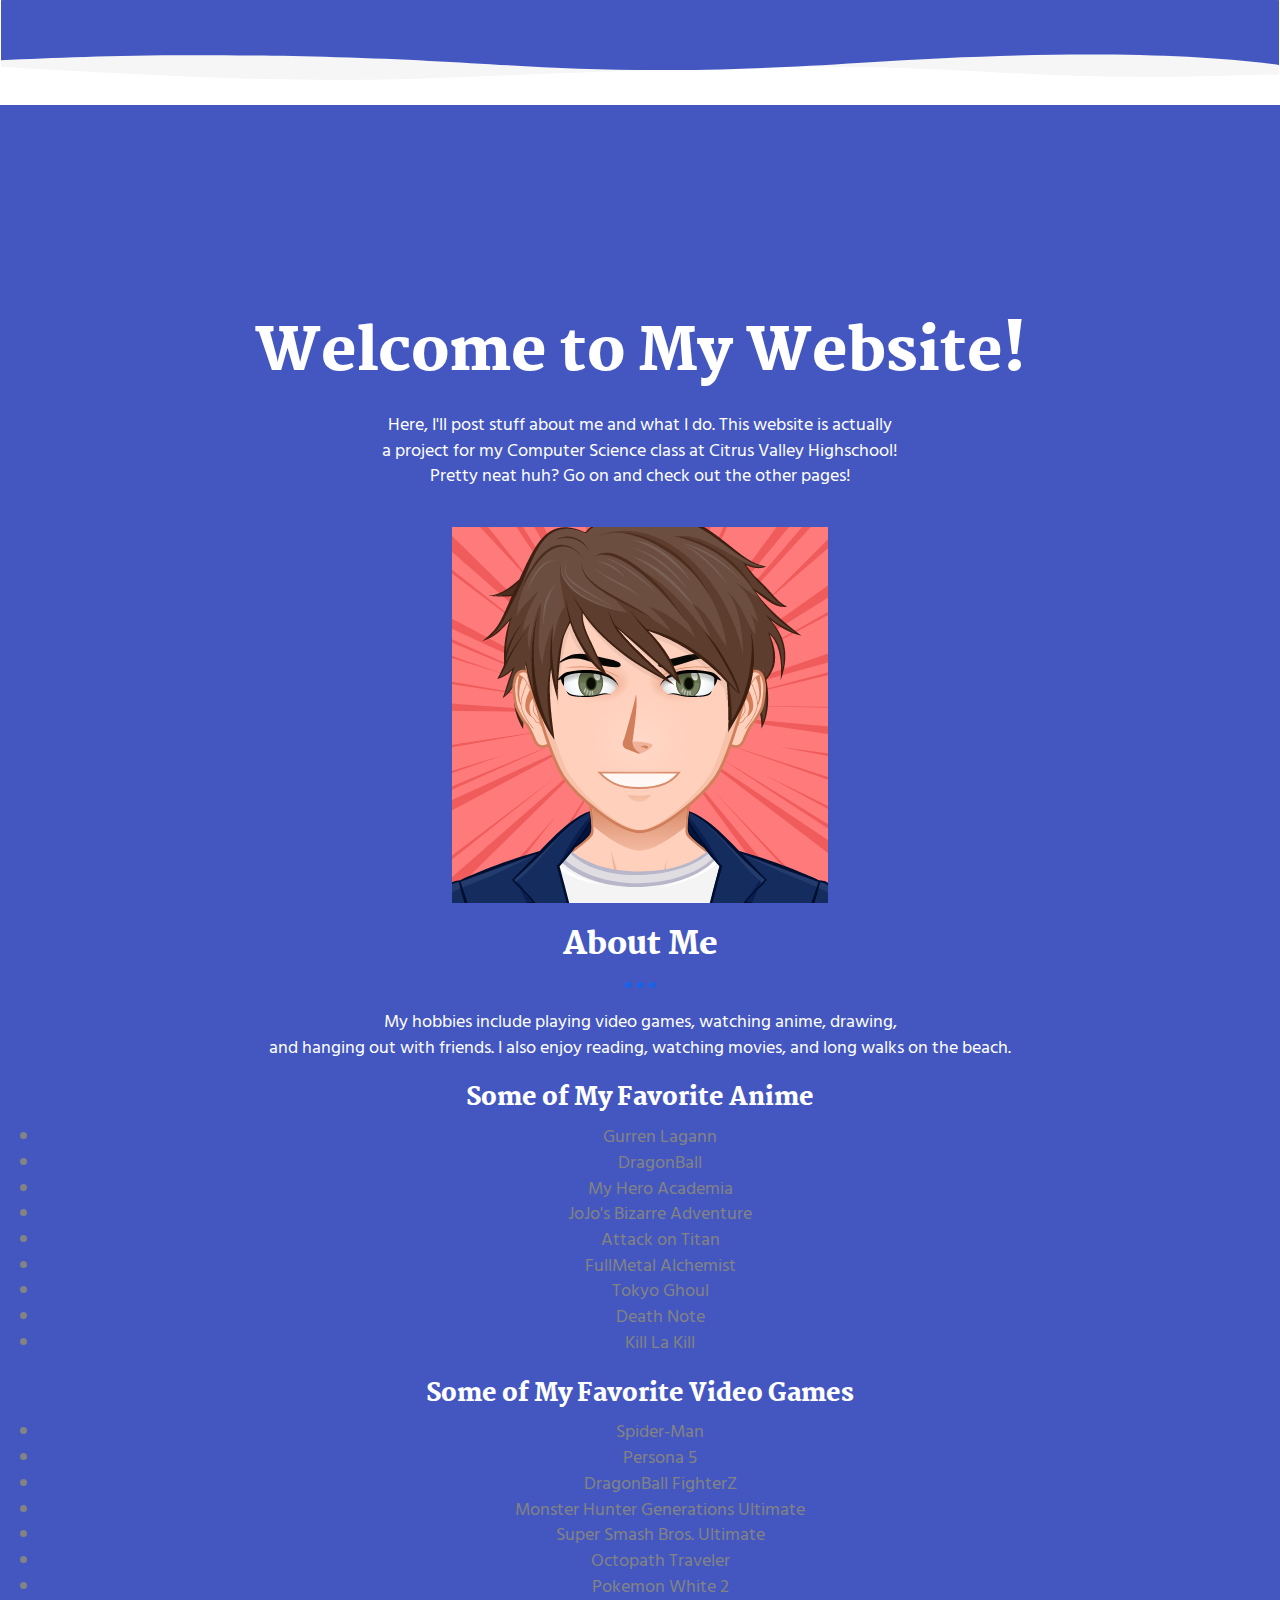
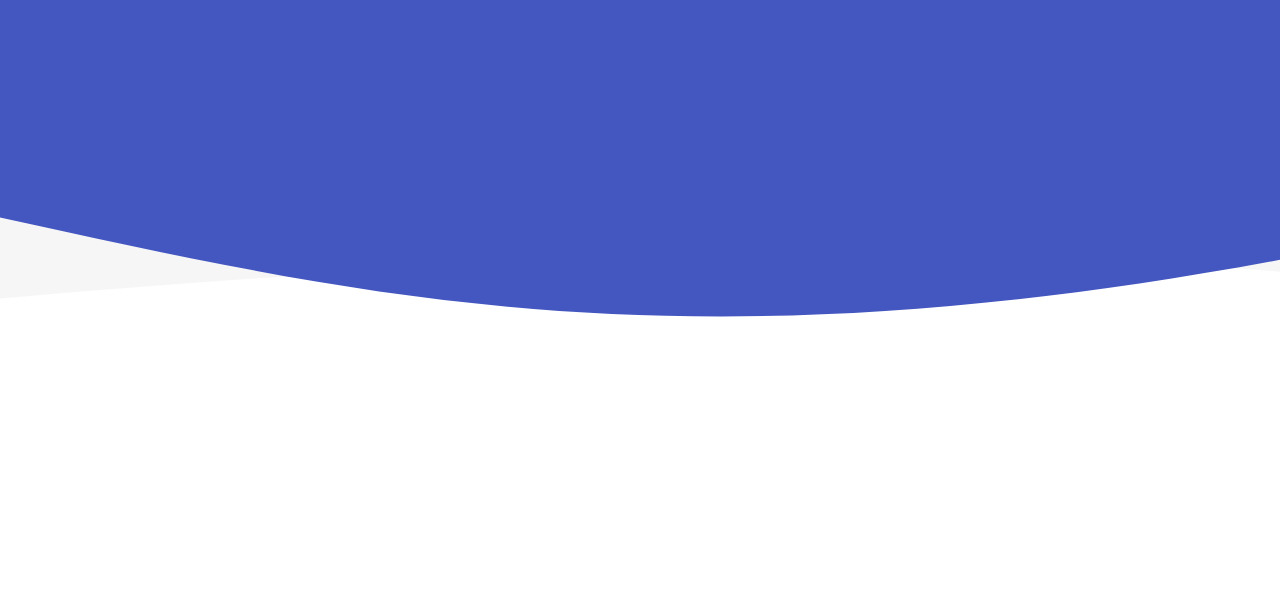
<file: index.html>
<!DOCTYPE html>
<html lang="en">

<head>
  <meta charset="UTF-8">
  <meta content="IE=edge" http-equiv="X-UA-Compatible">
  <meta content="width=device-width,initial-scale=1" name="viewport">
  <meta content="description" name="description">
  <meta name="google" content="notranslate" />
  <meta content="Mashup templates have been developped by Orson.io team" name="author">

  <!-- Disable tap highlight on IE -->
  <meta name="msapplication-tap-highlight" content="no">
  
  
  <link rel="apple-touch-icon" sizes="180x180" href="./assets/apple-icon-180x180.png">
  <link href="./assets/favicon.ico" rel="icon">

  <link href="" rel="stylesheet">


  <title> Let's Get Started </title>

<link href="./main.550dcf66.css" rel="stylesheet"></head>

<body> <!-- Add your content of header -->
<header>
  
   <header>
            

        
        
        </header> 
   
  <nav class="navbar navbar-default active">
    <div class="container">
      <div class="navbar-header">
        
      </div>

      <div class="collapse navbar-collapse" id="navbar-collapse">
        
      </div> 
    </div>
  </nav>
</header>

<!-- Add your site or app content here -->
  <div class="hero-full-container background-image-container white-text-container">
    <div class="container">
      <div class="row">
        <div class="col-xs-12">
          <h1> Welcome to My Website! </h1>
          <p> Here, I'll post stuff about me and what I do. This website is actually <br>
            a project for my Computer Science class at Citrus Valley Highschool! <br>
            Pretty neat huh? Go on and check out the other pages! </p>
          <br>
          
           <img src="./images/IrvineAustin.PNG" alt="">
          
      </div>
    </div>
  </div>

  <h2> About Me </h2>
  <p> <p> My hobbies include playing video games, watching anime, drawing, <br>
    and hanging out with friends. I also enjoy reading, watching movies, and long walks on the beach. </p> </p>
  
  <h3>  Some of My Favorite Anime </h3>
      <ul>
          <li> Gurren Lagann </li>
          <li> DragonBall </li>
          <li> My Hero Academia </li>
          <Li> JoJo's Bizarre Adventure </Li>
          <li> Attack on Titan </li>
          <li> FullMetal Alchemist </li>
          <li> Tokyo Ghoul </li>
          <li> Death Note </li>
          <li> Kill La Kill </li>
      </ul>
    
    <h3> Some of My Favorite Video Games </h3>
    
        <ul> 
            <li> Spider-Man </li>
            <li> Persona 5 </li>
            <li> DragonBall FighterZ </li>
            <li> Monster Hunter Generations Ultimate </li>
            <li> Super Smash Bros. Ultimate </li>
            <li> Octopath Traveler </li>
            <li> Pokemon White 2 </li>
        </ul>

  <div class="section-container">
    <div class="container">
      <div class="row">
        <div class="col-xs-12 col-md-8 col-md-offset-2">
          <div class="text-center">
          </div>
       </div>
      </div>
    </div>
  </div>

  <div class="section-container">
    <div class="container">
      <div class="row">      
          <div class="col-xs-12">


            <div id="carousel-example-generic" class="carousel carousel-fade slide" data-ride="carousel">
                
                <div class="carousel-inner" role="listbox">

                    <div class="item active">
                      
                          
                         
                        </div>
                    </div>
                    <div class="item">
                        
                        </div>
                    </div>
                </div>
               
            </div>

           
          </div>
          
        </div>  
      
    </div>
  </div>

  <div class="section-container">
    <div class="container text-center">
      <div class="row section-container-spacer">
        <div class="col-xs-12 col-md-12">
        </div>  
      </div>
      <div class="row">
</file>
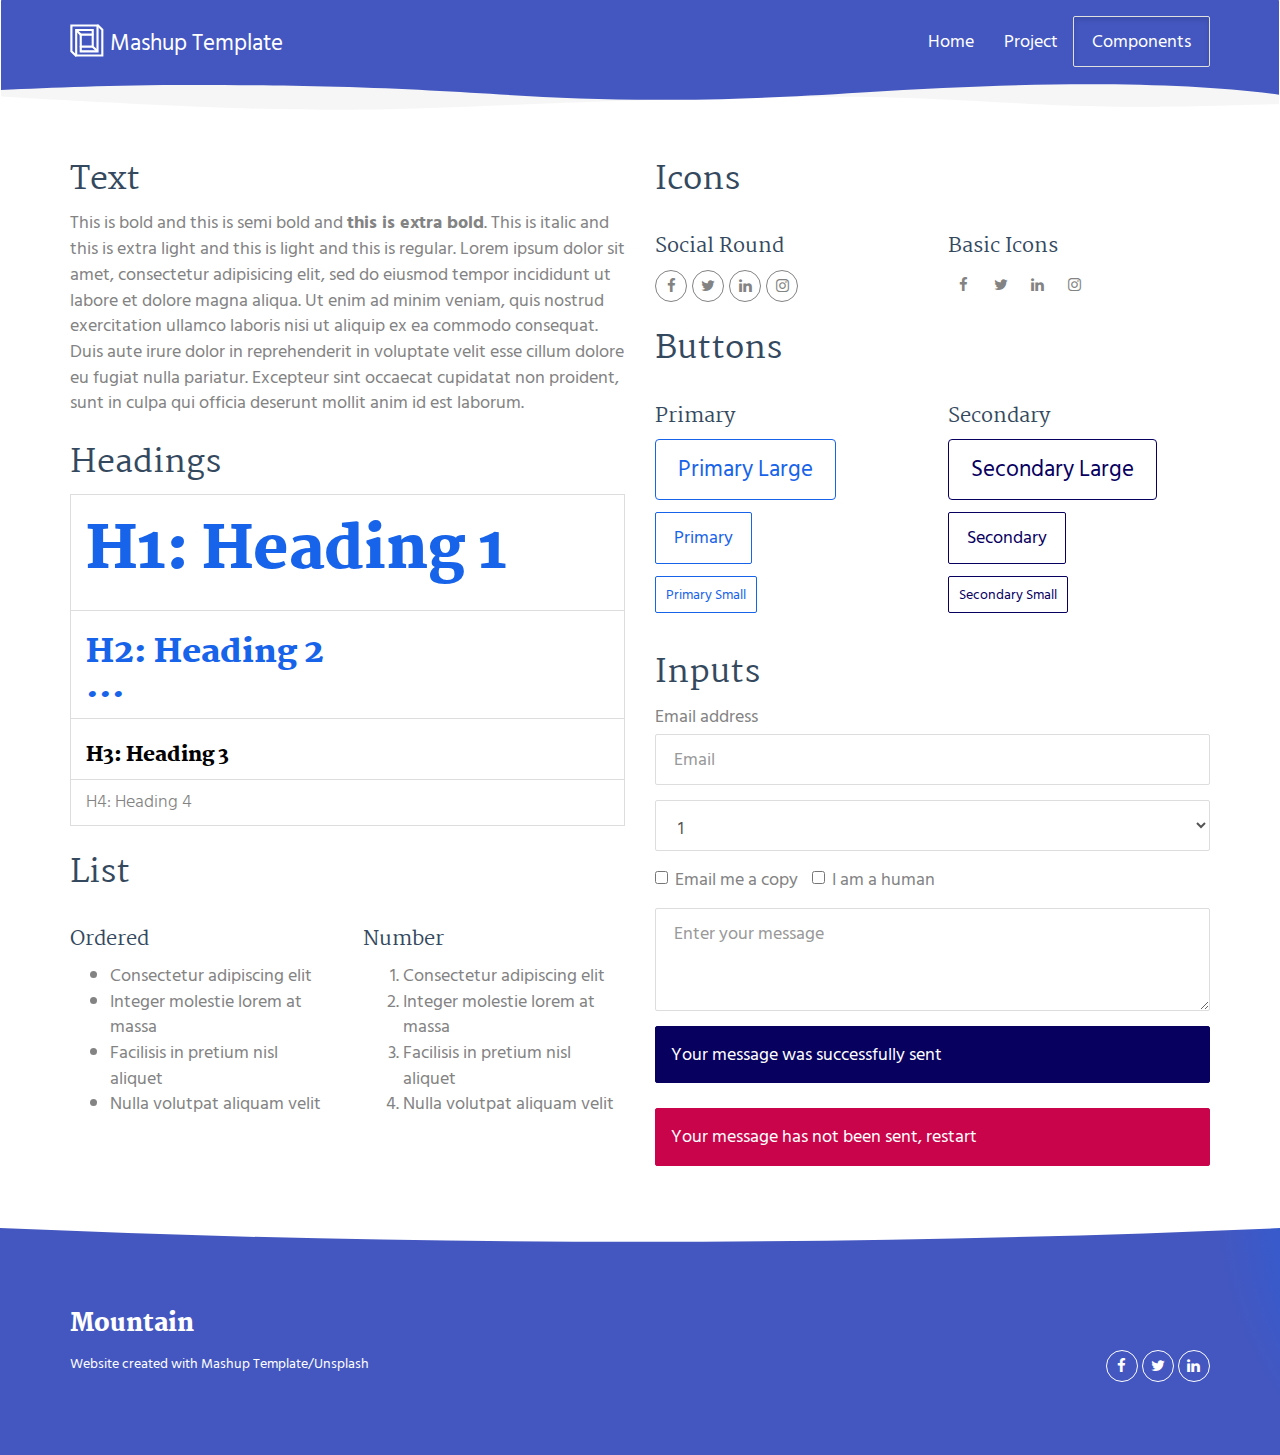
<file: components.html>
<!DOCTYPE html>
<html lang="en">

<head>
  <meta charset="UTF-8">
  <meta content="IE=edge" http-equiv="X-UA-Compatible">
  <meta content="width=device-width,initial-scale=1" name="viewport">
  <meta content="description" name="description">
  <meta name="google" content="notranslate" />
  <meta content="Mashup templates have been developped by Orson.io team" name="author">

  <!-- Disable tap highlight on IE -->
  <meta name="msapplication-tap-highlight" content="no">
  
  
  <link rel="apple-touch-icon" sizes="180x180" href="./assets/apple-icon-180x180.png">
  <link href="./assets/favicon.ico" rel="icon">

  <link href="" rel="stylesheet">


  <title>Title page</title>

<link href="./main.550dcf66.css" rel="stylesheet"></head>

<body> <!-- Add your content of header -->
<header>
  <nav class="navbar navbar-default active">
    <div class="container">
      <div class="navbar-header">
        <button type="button" class="navbar-toggle collapsed" data-toggle="collapse" data-target="#navbar-collapse" aria-expanded="false">
          <span class="sr-only">Toggle navigation</span>
          <span class="icon-bar"></span>
          <span class="icon-bar"></span>
          <span class="icon-bar"></span>
        </button>
        <a class="navbar-brand" href="./index.html" title="">
          <img src="./assets/images/mashup-icon.svg" class="navbar-logo-img" alt="">
          Mashup Template
        </a>
      </div>

      <div class="collapse navbar-collapse" id="navbar-collapse">
        <ul class="nav navbar-nav navbar-right">
          <li><a href="./index.html" title="">Home</a></li>
          <li><a href="./project.html" title="">Project</a></li>
          <li>
            <p>
              <a href="./components.html" class="btn btn-default navbar-btn" title="">Components</a>
            </p>
          </li>

        </ul>
      </div> 
    </div>
  </nav>
</header>

<!-- Add your site or app content here -->
  <div class="container">
    <div class="row">
      <div class="col-xs-12 col-md-6">

        <div class="template-example">
          <h2 class="template-title-example">Text</h2>
          <p>This is bold and this is semi bold and <b>this is extra bold</b>. This is italic and this is extra light and this is light
          and this is regular. Lorem ipsum dolor sit amet, consectetur adipisicing elit, sed do eiusmod
          tempor incididunt ut labore et dolore magna aliqua. Ut enim ad minim veniam,
          quis nostrud exercitation ullamco laboris nisi ut aliquip ex ea commodo
          consequat. Duis aute irure dolor in reprehenderit in voluptate velit esse
          cillum dolore eu fugiat nulla pariatur. Excepteur sint occaecat cupidatat non
          proident, sunt in culpa qui officia deserunt mollit anim id est laborum.
          </p>
        </div>

        <div class="template-example">
          <h2 class="template-title-example">Headings</h2>
          
          <table class="table table-bordered">
            <tr><td><h1>H1: Heading 1</h1></td></tr>
            <tr><td><h2>H2: Heading 2</h2></td></tr>
            <tr><td><h3>H3: Heading 3</h3></td></tr>
            <tr><td><h4>H4: Heading 4</h4></td></tr>
          </table>
        </div>

        <div class="template-example">
          <h2 class="template-title-example">List</h2>
          <div class="row">
            <div class="col-md-6">
              <h3 class="template-title-example">Ordered</h3>
              <ul>
                <li>Consectetur adipiscing elit</li>
                <li>Integer molestie lorem at massa</li>
                <li>Facilisis in pretium nisl aliquet</li>
                <li>Nulla volutpat aliquam velit</li>
              </ul>
            </div>
            <div class="col-md-6">
              <h3 class="template-title-example">Number</h3>
              <ol>
                <li>Consectetur adipiscing elit</li>
                <li>Integer molestie lorem at massa</li>
                <li>Facilisis in pretium nisl aliquet</li>
                <li>Nulla volutpat aliquam velit</li>
              </ol>
            </div>
          </div>
        </div>

        
      </div>

      <div class="col-xs-12 col-md-6">
        <div class="template-example">
          <h2 class="template-title-example">Icons</h2>
          
          <div class="row">
            <div class="col-md-6">
              <h3 class="template-title-example">Social Round</h2>
              <ul class="list-icons">
                <li>
                  <a href="" class="social-round-icon fa-icon">
                    <i class="fa fa-facebook"></i>
                  </a>
                </li>
                <li>
                  <a href="" class="social-round-icon fa-icon">
                    <i class="fa fa-twitter"></i>
                  </a>
                </li>
                <li>
                  <a href="" class="social-round-icon fa-icon">
                    <i class="fa fa-linkedin"></i>
                  </a>
                </li>
                <li>
                  <a href="" class="social-round-icon fa-icon">
                    <i class="fa fa-instagram"></i>
                  </a>
                </li>
              </ul>
            </div>
            <div class="col-md-6">
               <h3 class="template-title-example">Basic Icons</h2>
                <ul class="list-icons">
                  <li>
                    <span class="fa-icon">
                      <i class="fa fa-facebook"></i>
                    </span>
                  </li>
                  <li>
                    <span class="fa-icon">
                      <i class="fa fa-twitter"></i>
                    </span>
                  </li>
                  <li>
                    <span class="fa-icon">
                      <i class="fa fa-linkedin"></i>
                    </span>
                  </li>
                  <li>
                    <span class="fa-icon">
                      <i class="fa fa-instagram"></i>
                    </span>
                  </li>
                </ul>
            </div>

          </div>


          


        </div>

        <div class="template-example">
          <h2 class="template-title-example">Buttons</h2>
          <div class="row">
            <div class="col-md-6">
              <h3 class="template-title-example">Primary</h2>
              <div class="row">
                  <div class="col-md-6">
                  <p><a href="" class="btn btn-primary btn-lg">Primary Large</a></p>
                  <p><a href="" class="btn btn-primary">Primary </a></p>
                  <p><a href="" class="btn btn-primary btn-sm">Primary Small</a></p>
                </div>
              </div>

            </div>

            <div class="col-md-6">
              <h3 class="template-title-example">Secondary</h2>
              <div class="row">
                  <div class="col-md-6">
                  <p><a href="" class="btn btn-info btn-lg">Secondary Large</a></p>
                  <p><a href="" class="btn btn-info">Secondary </a></p>
                  <p><a href="" class="btn btn-info btn-sm">Secondary Small</a></p>
                </div>
              </div>
            </div>
          </div>
        </div>
        
        <div class="template-example">
          <h2 class="template-title-example">Inputs</h2>

            <div class="form-group">
              <label for="exampleInputEmail1">Email address</label>
              <input type="email" class="form-control" id="exampleInputEmail1" placeholder="Email">
            </div>

            <div class="form-group">
              <select class="form-control">
                <option>1</option>
                <option>2</option>
                <option>3</option>
                <option>4</option>
                <option>5</option>
              </select>
            </div>

            <div class="form-group">
              <label class="checkbox-inline">
                <input 
                type="checkbox" id="inlineCheckbox1" value="option1"> Email me a copy
              </label>
              <label class="checkbox-inline">
                <input type="checkbox" id="inlineCheckbox2" value="option2"> I am a human
              </label>
            </div>

            <div class="form-group">
              <textarea class="form-control" rows="3" placeholder="Enter your message"></textarea>
            </div>
            
            <div class="alert alert-success" role="alert">Your message was successfully sent</div>
            <div class="alert alert-danger" role="alert">Your message has not been sent, restart</div>
        </div>




      </div>
    </div>
  </div>

<footer class="footer-container white-text-container">
  <div class="container">
    <div class="row">

     
      <div class="col-xs-12">
        <h3>Mountain</h3>

        <div class="row">
          <div class="col-xs-12 col-sm-7">
            <p><small>Website created with <a href="http://www.mashup-template.com/" title="Create website with free html template">Mashup Template</a>/<a href="https://www.unsplash.com/" title="Beautiful Free Images">Unsplash</a></small>
            </p>
          </div>
          <div class="col-xs-12 col-sm-5">
            <p class="text-right">
              <a href="https://facebook.com/" class="social-round-icon white-round-icon fa-icon" title="">
                <i class="fa fa-facebook" aria-hidden="true"></i>
              </a>
              <a href="https://twitter.com/" class="social-round-icon white-round-icon fa-icon" title="">
                <i class="fa fa-twitter" aria-hidden="true"></i>
              </a>
              <a href="https://www.linkedin.com/" class="social-round-icon white-round-icon fa-icon" title="">
                <i class="fa fa-linkedin" aria-hidden="true"></i>
              </a>
            </p>
          </div>
        </div>
        
        
      </div>
    </div>
  </div>
</footer>

<script>
  document.addEventListener("DOMContentLoaded", function (event) {
    navActivePage();
    scrollRevelation('.reveal');
  });
</script>

<!-- Google Analytics: change UA-XXXXX-X to be your site's ID 

<script>
  (function (i, s, o, g, r, a, m) {
    i['GoogleAnalyticsObject'] = r; i[r] = i[r] || function () {
      (i[r].q = i[r].q || []).push(arguments)
    }, i[r].l = 1 * new Date(); a = s.createElement(o),
      m = s.getElementsByTagName(o)[0]; a.async = 1; a.src = g; m.parentNode.insertBefore(a, m)
  })(window, document, 'script', '//www.google-analytics.com/analytics.js', 'ga');
  ga('create', 'UA-XXXXX-X', 'auto');
  ga('send', 'pageview');
</script>

--> <script type="text/javascript" src="./main.0cf8b554.js"></script></body>

</html>
</file>
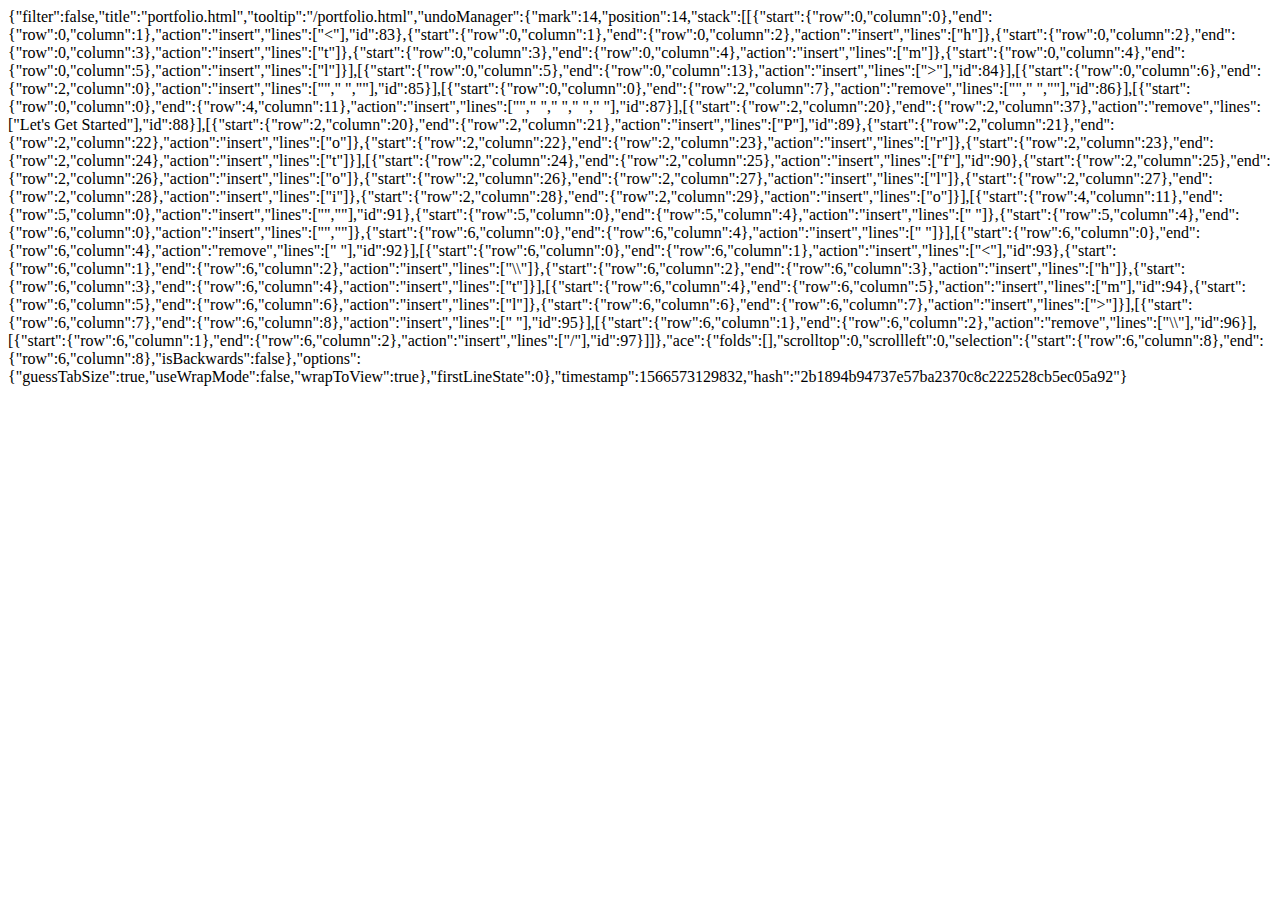
<file: .c9/metadata/environment/portfolio.html>
{"filter":false,"title":"portfolio.html","tooltip":"/portfolio.html","undoManager":{"mark":14,"position":14,"stack":[[{"start":{"row":0,"column":0},"end":{"row":0,"column":1},"action":"insert","lines":["<"],"id":83},{"start":{"row":0,"column":1},"end":{"row":0,"column":2},"action":"insert","lines":["h"]},{"start":{"row":0,"column":2},"end":{"row":0,"column":3},"action":"insert","lines":["t"]},{"start":{"row":0,"column":3},"end":{"row":0,"column":4},"action":"insert","lines":["m"]},{"start":{"row":0,"column":4},"end":{"row":0,"column":5},"action":"insert","lines":["l"]}],[{"start":{"row":0,"column":5},"end":{"row":0,"column":13},"action":"insert","lines":["></html>"],"id":84}],[{"start":{"row":0,"column":6},"end":{"row":2,"column":0},"action":"insert","lines":["","    ",""],"id":85}],[{"start":{"row":0,"column":0},"end":{"row":2,"column":7},"action":"remove","lines":["<html>","    ","</html>"],"id":86}],[{"start":{"row":0,"column":0},"end":{"row":4,"column":11},"action":"insert","lines":["<html>","    <head>","            <title> Let's Get Started </title>","            <link rel=\"stylesheet\" href=\"./styles/style.css\">","    </head>"],"id":87}],[{"start":{"row":2,"column":20},"end":{"row":2,"column":37},"action":"remove","lines":["Let's Get Started"],"id":88}],[{"start":{"row":2,"column":20},"end":{"row":2,"column":21},"action":"insert","lines":["P"],"id":89},{"start":{"row":2,"column":21},"end":{"row":2,"column":22},"action":"insert","lines":["o"]},{"start":{"row":2,"column":22},"end":{"row":2,"column":23},"action":"insert","lines":["r"]},{"start":{"row":2,"column":23},"end":{"row":2,"column":24},"action":"insert","lines":["t"]}],[{"start":{"row":2,"column":24},"end":{"row":2,"column":25},"action":"insert","lines":["f"],"id":90},{"start":{"row":2,"column":25},"end":{"row":2,"column":26},"action":"insert","lines":["o"]},{"start":{"row":2,"column":26},"end":{"row":2,"column":27},"action":"insert","lines":["l"]},{"start":{"row":2,"column":27},"end":{"row":2,"column":28},"action":"insert","lines":["i"]},{"start":{"row":2,"column":28},"end":{"row":2,"column":29},"action":"insert","lines":["o"]}],[{"start":{"row":4,"column":11},"end":{"row":5,"column":0},"action":"insert","lines":["",""],"id":91},{"start":{"row":5,"column":0},"end":{"row":5,"column":4},"action":"insert","lines":["    "]},{"start":{"row":5,"column":4},"end":{"row":6,"column":0},"action":"insert","lines":["",""]},{"start":{"row":6,"column":0},"end":{"row":6,"column":4},"action":"insert","lines":["    "]}],[{"start":{"row":6,"column":0},"end":{"row":6,"column":4},"action":"remove","lines":["    "],"id":92}],[{"start":{"row":6,"column":0},"end":{"row":6,"column":1},"action":"insert","lines":["<"],"id":93},{"start":{"row":6,"column":1},"end":{"row":6,"column":2},"action":"insert","lines":["\\"]},{"start":{"row":6,"column":2},"end":{"row":6,"column":3},"action":"insert","lines":["h"]},{"start":{"row":6,"column":3},"end":{"row":6,"column":4},"action":"insert","lines":["t"]}],[{"start":{"row":6,"column":4},"end":{"row":6,"column":5},"action":"insert","lines":["m"],"id":94},{"start":{"row":6,"column":5},"end":{"row":6,"column":6},"action":"insert","lines":["l"]},{"start":{"row":6,"column":6},"end":{"row":6,"column":7},"action":"insert","lines":[">"]}],[{"start":{"row":6,"column":7},"end":{"row":6,"column":8},"action":"insert","lines":[" "],"id":95}],[{"start":{"row":6,"column":1},"end":{"row":6,"column":2},"action":"remove","lines":["\\"],"id":96}],[{"start":{"row":6,"column":1},"end":{"row":6,"column":2},"action":"insert","lines":["/"],"id":97}]]},"ace":{"folds":[],"scrolltop":0,"scrollleft":0,"selection":{"start":{"row":6,"column":8},"end":{"row":6,"column":8},"isBackwards":false},"options":{"guessTabSize":true,"useWrapMode":false,"wrapToView":true},"firstLineState":0},"timestamp":1566573129832,"hash":"2b1894b94737e57ba2370c8c222528cb5ec05a92"}
</file>
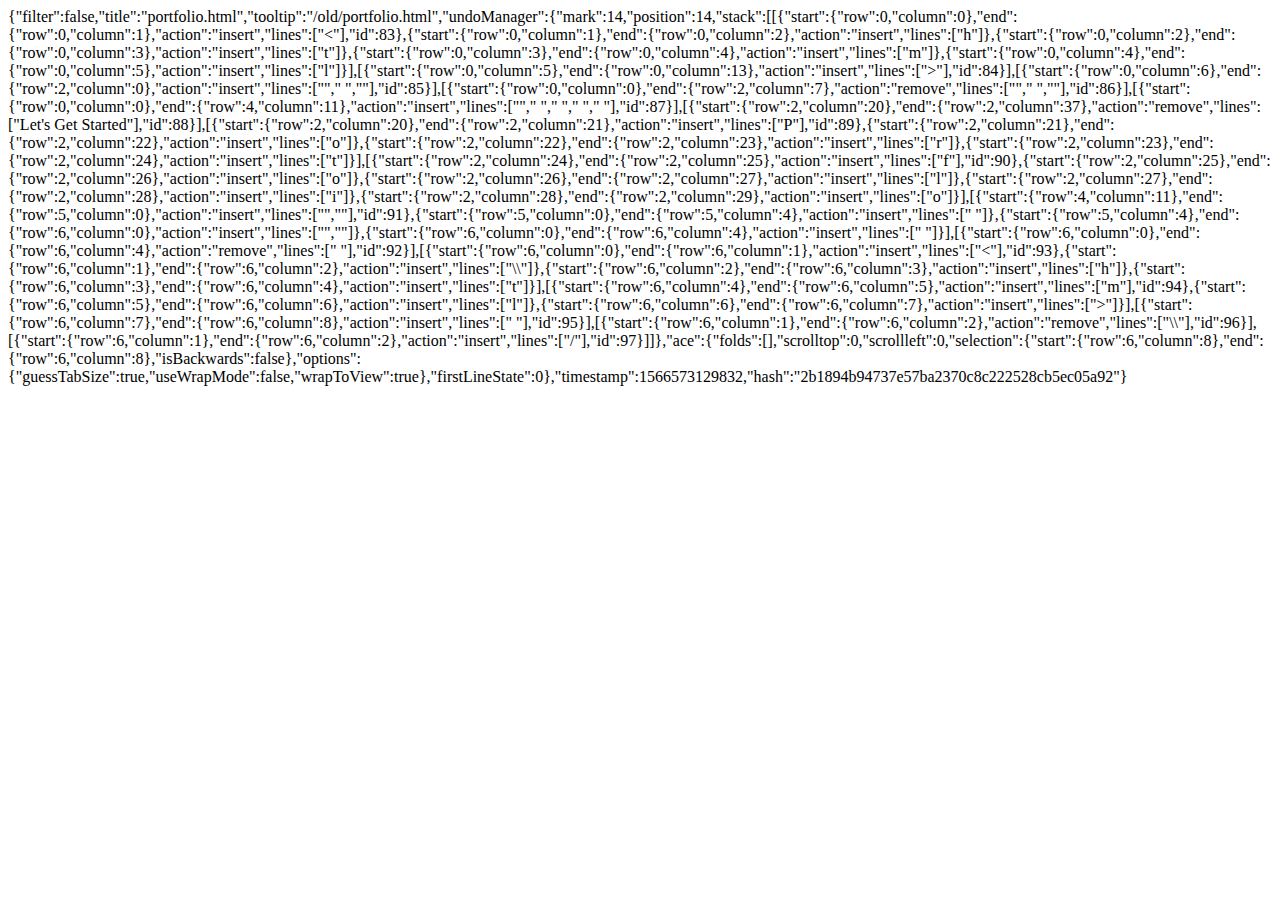
<file: .c9/metadata/environment/old/portfolio.html>
{"filter":false,"title":"portfolio.html","tooltip":"/old/portfolio.html","undoManager":{"mark":14,"position":14,"stack":[[{"start":{"row":0,"column":0},"end":{"row":0,"column":1},"action":"insert","lines":["<"],"id":83},{"start":{"row":0,"column":1},"end":{"row":0,"column":2},"action":"insert","lines":["h"]},{"start":{"row":0,"column":2},"end":{"row":0,"column":3},"action":"insert","lines":["t"]},{"start":{"row":0,"column":3},"end":{"row":0,"column":4},"action":"insert","lines":["m"]},{"start":{"row":0,"column":4},"end":{"row":0,"column":5},"action":"insert","lines":["l"]}],[{"start":{"row":0,"column":5},"end":{"row":0,"column":13},"action":"insert","lines":["></html>"],"id":84}],[{"start":{"row":0,"column":6},"end":{"row":2,"column":0},"action":"insert","lines":["","    ",""],"id":85}],[{"start":{"row":0,"column":0},"end":{"row":2,"column":7},"action":"remove","lines":["<html>","    ","</html>"],"id":86}],[{"start":{"row":0,"column":0},"end":{"row":4,"column":11},"action":"insert","lines":["<html>","    <head>","            <title> Let's Get Started </title>","            <link rel=\"stylesheet\" href=\"./styles/style.css\">","    </head>"],"id":87}],[{"start":{"row":2,"column":20},"end":{"row":2,"column":37},"action":"remove","lines":["Let's Get Started"],"id":88}],[{"start":{"row":2,"column":20},"end":{"row":2,"column":21},"action":"insert","lines":["P"],"id":89},{"start":{"row":2,"column":21},"end":{"row":2,"column":22},"action":"insert","lines":["o"]},{"start":{"row":2,"column":22},"end":{"row":2,"column":23},"action":"insert","lines":["r"]},{"start":{"row":2,"column":23},"end":{"row":2,"column":24},"action":"insert","lines":["t"]}],[{"start":{"row":2,"column":24},"end":{"row":2,"column":25},"action":"insert","lines":["f"],"id":90},{"start":{"row":2,"column":25},"end":{"row":2,"column":26},"action":"insert","lines":["o"]},{"start":{"row":2,"column":26},"end":{"row":2,"column":27},"action":"insert","lines":["l"]},{"start":{"row":2,"column":27},"end":{"row":2,"column":28},"action":"insert","lines":["i"]},{"start":{"row":2,"column":28},"end":{"row":2,"column":29},"action":"insert","lines":["o"]}],[{"start":{"row":4,"column":11},"end":{"row":5,"column":0},"action":"insert","lines":["",""],"id":91},{"start":{"row":5,"column":0},"end":{"row":5,"column":4},"action":"insert","lines":["    "]},{"start":{"row":5,"column":4},"end":{"row":6,"column":0},"action":"insert","lines":["",""]},{"start":{"row":6,"column":0},"end":{"row":6,"column":4},"action":"insert","lines":["    "]}],[{"start":{"row":6,"column":0},"end":{"row":6,"column":4},"action":"remove","lines":["    "],"id":92}],[{"start":{"row":6,"column":0},"end":{"row":6,"column":1},"action":"insert","lines":["<"],"id":93},{"start":{"row":6,"column":1},"end":{"row":6,"column":2},"action":"insert","lines":["\\"]},{"start":{"row":6,"column":2},"end":{"row":6,"column":3},"action":"insert","lines":["h"]},{"start":{"row":6,"column":3},"end":{"row":6,"column":4},"action":"insert","lines":["t"]}],[{"start":{"row":6,"column":4},"end":{"row":6,"column":5},"action":"insert","lines":["m"],"id":94},{"start":{"row":6,"column":5},"end":{"row":6,"column":6},"action":"insert","lines":["l"]},{"start":{"row":6,"column":6},"end":{"row":6,"column":7},"action":"insert","lines":[">"]}],[{"start":{"row":6,"column":7},"end":{"row":6,"column":8},"action":"insert","lines":[" "],"id":95}],[{"start":{"row":6,"column":1},"end":{"row":6,"column":2},"action":"remove","lines":["\\"],"id":96}],[{"start":{"row":6,"column":1},"end":{"row":6,"column":2},"action":"insert","lines":["/"],"id":97}]]},"ace":{"folds":[],"scrolltop":0,"scrollleft":0,"selection":{"start":{"row":6,"column":8},"end":{"row":6,"column":8},"isBackwards":false},"options":{"guessTabSize":true,"useWrapMode":false,"wrapToView":true},"firstLineState":0},"timestamp":1566573129832,"hash":"2b1894b94737e57ba2370c8c222528cb5ec05a92"}
</file>
<file: main.550dcf66.css>
@import url(https://fonts.googleapis.com/css?family=Hind+Siliguri:300,600|Martel:400,900);@import url(https://maxcdn.bootstrapcdn.com/font-awesome/4.7.0/css/font-awesome.min.css);/*!
 * Bootstrap v3.3.7 (http://getbootstrap.com)
 * Copyright 2011-2016 Twitter, Inc.
 * Licensed under MIT (https://github.com/twbs/bootstrap/blob/master/LICENSE)
 */
/*! normalize.css v3.0.3 | MIT License | github.com/necolas/normalize.css */html{font-family:sans-serif;-ms-text-size-adjust:100%;-webkit-text-size-adjust:100%}body{margin:0}article,aside,details,figcaption,figure,footer,header,hgroup,main,menu,nav,section,summary{display:block}audio,canvas,progress,video{display:inline-block;vertical-align:baseline}audio:not([controls]){display:none;height:0}[hidden],template{display:none}a{background-color:transparent}a:active,a:hover{outline:0}abbr[title]{border-bottom:1px dotted}b,strong{font-weight:700}dfn{font-style:italic}h1{font-size:2em;margin:.67em 0}mark{background:#ff0;color:#000}small{font-size:80%}sub,sup{font-size:75%;line-height:0;position:relative;vertical-align:baseline}sup{top:-.5em}sub{bottom:-.25em}img{border:0}svg:not(:root){overflow:hidden}figure{margin:1em 40px}hr{box-sizing:content-box;height:0}pre{overflow:auto}code,kbd,pre,samp{font-family:monospace,monospace;font-size:1em}button,input,optgroup,select,textarea{color:inherit;font:inherit;margin:0}button{overflow:visible}button,select{text-transform:none}button,html input[type=button],input[type=reset],input[type=submit]{-webkit-appearance:button;cursor:pointer}button[disabled],html input[disabled]{cursor:default}button::-moz-focus-inner,input::-moz-focus-inner{border:0;padding:0}input{line-height:normal}input[type=checkbox],input[type=radio]{box-sizing:border-box;padding:0}input[type=number]::-webkit-inner-spin-button,input[type=number]::-webkit-outer-spin-button{height:auto}input[type=search]{-webkit-appearance:textfield;box-sizing:content-box}input[type=search]::-webkit-search-cancel-button,input[type=search]::-webkit-search-decoration{-webkit-appearance:none}fieldset{border:1px solid silver;margin:0 2px;padding:.35em .625em .75em}textarea{overflow:auto}optgroup{font-weight:700}table{border-collapse:collapse;border-spacing:0}td,th{padding:0}

/*! Source: https://github.com/h5bp/html5-boilerplate/blob/master/src/css/main.css */@media print{*,:after,:before{background:transparent!important;color:#000!important;box-shadow:none!important;text-shadow:none!important}a,a:visited{text-decoration:underline}a[href]:after{content:" (" attr(href) ")"}abbr[title]:after{content:" (" attr(title) ")"}a[href^="#"]:after,a[href^="javascript:"]:after{content:""}blockquote,pre{border:1px solid #999;page-break-inside:avoid}thead{display:table-header-group}img,tr{page-break-inside:avoid}img{max-width:100%!important}h2,h3,p{orphans:3;widows:3}h2,h3{page-break-after:avoid}.navbar{display:none}.btn>.caret,.dropup>.btn>.caret{border-top-color:#000!important}.label{border:1px solid #000}.table{border-collapse:collapse!important}.table td,.table th{background-color:#fff!important}.table-bordered td,.table-bordered th{border:1px solid #ddd!important}}*,:after,:before{-webkit-box-sizing:border-box;-moz-box-sizing:border-box;box-sizing:border-box}html{font-size:10px;-webkit-tap-highlight-color:transparent}body{font-family:Hind Siliguri,Helvetica,Arial,sans-serif;font-size:18px;line-height:1.42857;color:#838383;background-color:#fff}button,input,select,textarea{font-family:inherit;font-size:inherit;line-height:inherit}a{color:#1763e9;text-decoration:none}a:focus,a:hover{color:#1045a4;text-decoration:underline}a:focus{outline:5px auto -webkit-focus-ring-color;outline-offset:-2px}figure{margin:0}img{vertical-align:middle}.img-responsive{display:block;max-width:100%;height:auto}.img-rounded{border-radius:4px}.img-thumbnail{padding:4px;line-height:1.42857;background-color:#fff;border:1px solid #ddd;border-radius:2px;-webkit-transition:all .2s ease-in-out;-o-transition:all .2s ease-in-out;transition:all .2s ease-in-out;display:inline-block;max-width:100%;height:auto}.img-circle{border-radius:50%}hr{margin-top:25px;margin-bottom:25px;border:0;border-top:1px solid #eee}.sr-only{position:absolute;width:1px;height:1px;margin:-1px;padding:0;overflow:hidden;clip:rect(0,0,0,0);border:0}.sr-only-focusable:active,.sr-only-focusable:focus{position:static;width:auto;height:auto;margin:0;overflow:visible;clip:auto}[role=button]{cursor:pointer}.h1,.h2,.h3,.h4,.h5,.h6,h1,h2,h3,h4,h5,h6{font-family:Martel,Times New Roman,Times,serif;font-weight:900;line-height:1.1;color:#1763e9}.h1 .small,.h1 small,.h2 .small,.h2 small,.h3 .small,.h3 small,.h4 .small,.h4 small,.h5 .small,.h5 small,.h6 .small,.h6 small,h1 .small,h1 small,h2 .small,h2 small,h3 .small,h3 small,h4 .small,h4 small,h5 .small,h5 small,h6 .small,h6 small{font-weight:400;line-height:1;color:#777}.h1,.h2,.h3,h1,h2,h3{margin-top:25px;margin-bottom:12.5px}.h1 .small,.h1 small,.h2 .small,.h2 small,.h3 .small,.h3 small,h1 .small,h1 small,h2 .small,h2 small,h3 .small,h3 small{font-size:65%}.h4,.h5,.h6,h4,h5,h6{margin-top:12.5px;margin-bottom:12.5px}.h4 .small,.h4 small,.h5 .small,.h5 small,.h6 .small,.h6 small,h4 .small,h4 small,h5 .small,h5 small,h6 .small,h6 small{font-size:75%}.h1,h1{font-size:59px}.h2,h2{font-size:31px}.h3,h3{font-size:24px}.h4,.h5,h4,h5{font-size:18px}.h6,h6{font-size:16px}p{margin:0 0 12.5px}.lead{margin-bottom:25px;font-size:20px;font-weight:300;line-height:1.4}@media (min-width:768px){.lead{font-size:27px}}.small,small{font-size:77%}.mark,mark{background-color:#fcf8e3;padding:.2em}.text-left{text-align:left}.text-right{text-align:right}.text-center{text-align:center}.text-justify{text-align:justify}.text-nowrap{white-space:nowrap}.text-lowercase{text-transform:lowercase}.initialism,.text-uppercase{text-transform:uppercase}.text-capitalize{text-transform:capitalize}.text-muted{color:#777}.text-primary{color:#1763e9}a.text-primary:focus,a.text-primary:hover{color:#124fbb}.text-success{color:#fff}a.text-success:focus,a.text-success:hover{color:#e6e6e6}.text-info{color:#31708f}a.text-info:focus,a.text-info:hover{color:#245269}.text-warning{color:#8a6d3b}a.text-warning:focus,a.text-warning:hover{color:#66512c}.text-danger{color:#fff}a.text-danger:focus,a.text-danger:hover{color:#e6e6e6}.bg-primary{color:#fff;background-color:#1763e9}a.bg-primary:focus,a.bg-primary:hover{background-color:#124fbb}.bg-success{background-color:#08005f}a.bg-success:focus,a.bg-success:hover{background-color:#04002c}.bg-info{background-color:#d9edf7}a.bg-info:focus,a.bg-info:hover{background-color:#afd9ee}.bg-warning{background-color:#fcf8e3}a.bg-warning:focus,a.bg-warning:hover{background-color:#f7ecb5}.bg-danger{background-color:#ca044b}a.bg-danger:focus,a.bg-danger:hover{background-color:#980338}.page-header{padding-bottom:11.5px;margin:50px 0 25px;border-bottom:1px solid #eee}ol,ul{margin-top:0;margin-bottom:12.5px}ol ol,ol ul,ul ol,ul ul{margin-bottom:0}.list-inline,.list-unstyled{padding-left:0;list-style:none}.list-inline{margin-left:-5px}.list-inline>li{display:inline-block;padding-left:5px;padding-right:5px}dl{margin-top:0;margin-bottom:25px}dd,dt{line-height:1.42857}dt{font-weight:700}dd{margin-left:0}.dl-horizontal dd:after,.dl-horizontal dd:before{content:" ";display:table}.dl-horizontal dd:after{clear:both}@media (min-width:768px){.dl-horizontal dt{float:left;width:160px;clear:left;text-align:right;overflow:hidden;text-overflow:ellipsis;white-space:nowrap}.dl-horizontal dd{margin-left:180px}}abbr[data-original-title],abbr[title]{cursor:help;border-bottom:1px dotted #777}.initialism{font-size:90%}blockquote{padding:12.5px 25px;margin:0 0 25px;font-size:22.5px;border-left:5px solid #eee}blockquote ol:last-child,blockquote p:last-child,blockquote ul:last-child{margin-bottom:0}blockquote .small,blockquote footer,blockquote small{display:block;font-size:80%;line-height:1.42857;color:#777}blockquote .small:before,blockquote footer:before,blockquote small:before{content:"\2014   \A0"}.blockquote-reverse,blockquote.pull-right{padding-right:15px;padding-left:0;border-right:5px solid #eee;border-left:0;text-align:right}.blockquote-reverse .small:before,.blockquote-reverse footer:before,.blockquote-reverse small:before,blockquote.pull-right .small:before,blockquote.pull-right footer:before,blockquote.pull-right small:before{content:""}.blockquote-reverse .small:after,.blockquote-reverse footer:after,.blockquote-reverse small:after,blockquote.pull-right .small:after,blockquote.pull-right footer:after,blockquote.pull-right small:after{content:"\A0   \2014"}address{margin-bottom:25px;font-style:normal;line-height:1.42857}code,kbd,pre,samp{font-family:Menlo,Monaco,Consolas,Courier New,monospace}code{color:#c7254e;background-color:#f9f2f4}code,kbd{padding:2px 4px;font-size:90%;border-radius:2px}kbd{color:#fff;background-color:#333;box-shadow:inset 0 -1px 0 rgba(0,0,0,.25)}kbd kbd{padding:0;font-size:100%;font-weight:700;box-shadow:none}pre{display:block;padding:12px;margin:0 0 12.5px;font-size:17px;line-height:1.42857;word-break:break-all;word-wrap:break-word;color:#333;background-color:#f5f5f5;border:1px solid #ccc;border-radius:2px}pre code{padding:0;font-size:inherit;color:inherit;white-space:pre-wrap;background-color:transparent;border-radius:0}.pre-scrollable{max-height:340px;overflow-y:scroll}.container{margin-right:auto;margin-left:auto;padding-left:15px;padding-right:15px}.container:after,.container:before{content:" ";display:table}.container:after{clear:both}@media (min-width:768px){.container{width:750px}}@media (min-width:992px){.container{width:970px}}@media (min-width:1200px){.container{width:1170px}}.container-fluid{margin-right:auto;margin-left:auto;padding-left:15px;padding-right:15px}.container-fluid:after,.container-fluid:before{content:" ";display:table}.container-fluid:after{clear:both}.row{margin-left:-15px;margin-right:-15px}.row:after,.row:before{content:" ";display:table}.row:after{clear:both}.col-lg-1,.col-lg-2,.col-lg-3,.col-lg-4,.col-lg-5,.col-lg-6,.col-lg-7,.col-lg-8,.col-lg-9,.col-lg-10,.col-lg-11,.col-lg-12,.col-md-1,.col-md-2,.col-md-3,.col-md-4,.col-md-5,.col-md-6,.col-md-7,.col-md-8,.col-md-9,.col-md-10,.col-md-11,.col-md-12,.col-sm-1,.col-sm-2,.col-sm-3,.col-sm-4,.col-sm-5,.col-sm-6,.col-sm-7,.col-sm-8,.col-sm-9,.col-sm-10,.col-sm-11,.col-sm-12,.col-xs-1,.col-xs-2,.col-xs-3,.col-xs-4,.col-xs-5,.col-xs-6,.col-xs-7,.col-xs-8,.col-xs-9,.col-xs-10,.col-xs-11,.col-xs-12{position:relative;min-height:1px;padding-left:15px;padding-right:15px}.col-xs-1,.col-xs-2,.col-xs-3,.col-xs-4,.col-xs-5,.col-xs-6,.col-xs-7,.col-xs-8,.col-xs-9,.col-xs-10,.col-xs-11,.col-xs-12{float:left}.col-xs-1{width:8.33333%}.col-xs-2{width:16.66667%}.col-xs-3{width:25%}.col-xs-4{width:33.33333%}.col-xs-5{width:41.66667%}.col-xs-6{width:50%}.col-xs-7{width:58.33333%}.col-xs-8{width:66.66667%}.col-xs-9{width:75%}.col-xs-10{width:83.33333%}.col-xs-11{width:91.66667%}.col-xs-12{width:100%}.col-xs-pull-0{right:auto}.col-xs-pull-1{right:8.33333%}.col-xs-pull-2{right:16.66667%}.col-xs-pull-3{right:25%}.col-xs-pull-4{right:33.33333%}.col-xs-pull-5{right:41.66667%}.col-xs-pull-6{right:50%}.col-xs-pull-7{right:58.33333%}.col-xs-pull-8{right:66.66667%}.col-xs-pull-9{right:75%}.col-xs-pull-10{right:83.33333%}.col-xs-pull-11{right:91.66667%}.col-xs-pull-12{right:100%}.col-xs-push-0{left:auto}.col-xs-push-1{left:8.33333%}.col-xs-push-2{left:16.66667%}.col-xs-push-3{left:25%}.col-xs-push-4{left:33.33333%}.col-xs-push-5{left:41.66667%}.col-xs-push-6{left:50%}.col-xs-push-7{left:58.33333%}.col-xs-push-8{left:66.66667%}.col-xs-push-9{left:75%}.col-xs-push-10{left:83.33333%}.col-xs-push-11{left:91.66667%}.col-xs-push-12{left:100%}.col-xs-offset-0{margin-left:0}.col-xs-offset-1{margin-left:8.33333%}.col-xs-offset-2{margin-left:16.66667%}.col-xs-offset-3{margin-left:25%}.col-xs-offset-4{margin-left:33.33333%}.col-xs-offset-5{margin-left:41.66667%}.col-xs-offset-6{margin-left:50%}.col-xs-offset-7{margin-left:58.33333%}.col-xs-offset-8{margin-left:66.66667%}.col-xs-offset-9{margin-left:75%}.col-xs-offset-10{margin-left:83.33333%}.col-xs-offset-11{margin-left:91.66667%}.col-xs-offset-12{margin-left:100%}@media (min-width:768px){.col-sm-1,.col-sm-2,.col-sm-3,.col-sm-4,.col-sm-5,.col-sm-6,.col-sm-7,.col-sm-8,.col-sm-9,.col-sm-10,.col-sm-11,.col-sm-12{float:left}.col-sm-1{width:8.33333%}.col-sm-2{width:16.66667%}.col-sm-3{width:25%}.col-sm-4{width:33.33333%}.col-sm-5{width:41.66667%}.col-sm-6{width:50%}.col-sm-7{width:58.33333%}.col-sm-8{width:66.66667%}.col-sm-9{width:75%}.col-sm-10{width:83.33333%}.col-sm-11{width:91.66667%}.col-sm-12{width:100%}.col-sm-pull-0{right:auto}.col-sm-pull-1{right:8.33333%}.col-sm-pull-2{right:16.66667%}.col-sm-pull-3{right:25%}.col-sm-pull-4{right:33.33333%}.col-sm-pull-5{right:41.66667%}.col-sm-pull-6{right:50%}.col-sm-pull-7{right:58.33333%}.col-sm-pull-8{right:66.66667%}.col-sm-pull-9{right:75%}.col-sm-pull-10{right:83.33333%}.col-sm-pull-11{right:91.66667%}.col-sm-pull-12{right:100%}.col-sm-push-0{left:auto}.col-sm-push-1{left:8.33333%}.col-sm-push-2{left:16.66667%}.col-sm-push-3{left:25%}.col-sm-push-4{left:33.33333%}.col-sm-push-5{left:41.66667%}.col-sm-push-6{left:50%}.col-sm-push-7{left:58.33333%}.col-sm-push-8{left:66.66667%}.col-sm-push-9{left:75%}.col-sm-push-10{left:83.33333%}.col-sm-push-11{left:91.66667%}.col-sm-push-12{left:100%}.col-sm-offset-0{margin-left:0}.col-sm-offset-1{margin-left:8.33333%}.col-sm-offset-2{margin-left:16.66667%}.col-sm-offset-3{margin-left:25%}.col-sm-offset-4{margin-left:33.33333%}.col-sm-offset-5{margin-left:41.66667%}.col-sm-offset-6{margin-left:50%}.col-sm-offset-7{margin-left:58.33333%}.col-sm-offset-8{margin-left:66.66667%}.col-sm-offset-9{margin-left:75%}.col-sm-offset-10{margin-left:83.33333%}.col-sm-offset-11{margin-left:91.66667%}.col-sm-offset-12{margin-left:100%}}@media (min-width:992px){.col-md-1,.col-md-2,.col-md-3,.col-md-4,.col-md-5,.col-md-6,.col-md-7,.col-md-8,.col-md-9,.col-md-10,.col-md-11,.col-md-12{float:left}.col-md-1{width:8.33333%}.col-md-2{width:16.66667%}.col-md-3{width:25%}.col-md-4{width:33.33333%}.col-md-5{width:41.66667%}.col-md-6{width:50%}.col-md-7{width:58.33333%}.col-md-8{width:66.66667%}.col-md-9{width:75%}.col-md-10{width:83.33333%}.col-md-11{width:91.66667%}.col-md-12{width:100%}.col-md-pull-0{right:auto}.col-md-pull-1{right:8.33333%}.col-md-pull-2{right:16.66667%}.col-md-pull-3{right:25%}.col-md-pull-4{right:33.33333%}.col-md-pull-5{right:41.66667%}.col-md-pull-6{right:50%}.col-md-pull-7{right:58.33333%}.col-md-pull-8{right:66.66667%}.col-md-pull-9{right:75%}.col-md-pull-10{right:83.33333%}.col-md-pull-11{right:91.66667%}.col-md-pull-12{right:100%}.col-md-push-0{left:auto}.col-md-push-1{left:8.33333%}.col-md-push-2{left:16.66667%}.col-md-push-3{left:25%}.col-md-push-4{left:33.33333%}.col-md-push-5{left:41.66667%}.col-md-push-6{left:50%}.col-md-push-7{left:58.33333%}.col-md-push-8{left:66.66667%}.col-md-push-9{left:75%}.col-md-push-10{left:83.33333%}.col-md-push-11{left:91.66667%}.col-md-push-12{left:100%}.col-md-offset-0{margin-left:0}.col-md-offset-1{margin-left:8.33333%}.col-md-offset-2{margin-left:16.66667%}.col-md-offset-3{margin-left:25%}.col-md-offset-4{margin-left:33.33333%}.col-md-offset-5{margin-left:41.66667%}.col-md-offset-6{margin-left:50%}.col-md-offset-7{margin-left:58.33333%}.col-md-offset-8{margin-left:66.66667%}.col-md-offset-9{margin-left:75%}.col-md-offset-10{margin-left:83.33333%}.col-md-offset-11{margin-left:91.66667%}.col-md-offset-12{margin-left:100%}}@media (min-width:1200px){.col-lg-1,.col-lg-2,.col-lg-3,.col-lg-4,.col-lg-5,.col-lg-6,.col-lg-7,.col-lg-8,.col-lg-9,.col-lg-10,.col-lg-11,.col-lg-12{float:left}.col-lg-1{width:8.33333%}.col-lg-2{width:16.66667%}.col-lg-3{width:25%}.col-lg-4{width:33.33333%}.col-lg-5{width:41.66667%}.col-lg-6{width:50%}.col-lg-7{width:58.33333%}.col-lg-8{width:66.66667%}.col-lg-9{width:75%}.col-lg-10{width:83.33333%}.col-lg-11{width:91.66667%}.col-lg-12{width:100%}.col-lg-pull-0{right:auto}.col-lg-pull-1{right:8.33333%}.col-lg-pull-2{right:16.66667%}.col-lg-pull-3{right:25%}.col-lg-pull-4{right:33.33333%}.col-lg-pull-5{right:41.66667%}.col-lg-pull-6{right:50%}.col-lg-pull-7{right:58.33333%}.col-lg-pull-8{right:66.66667%}.col-lg-pull-9{right:75%}.col-lg-pull-10{right:83.33333%}.col-lg-pull-11{right:91.66667%}.col-lg-pull-12{right:100%}.col-lg-push-0{left:auto}.col-lg-push-1{left:8.33333%}.col-lg-push-2{left:16.66667%}.col-lg-push-3{left:25%}.col-lg-push-4{left:33.33333%}.col-lg-push-5{left:41.66667%}.col-lg-push-6{left:50%}.col-lg-push-7{left:58.33333%}.col-lg-push-8{left:66.66667%}.col-lg-push-9{left:75%}.col-lg-push-10{left:83.33333%}.col-lg-push-11{left:91.66667%}.col-lg-push-12{left:100%}.col-lg-offset-0{margin-left:0}.col-lg-offset-1{margin-left:8.33333%}.col-lg-offset-2{margin-left:16.66667%}.col-lg-offset-3{margin-left:25%}.col-lg-offset-4{margin-left:33.33333%}.col-lg-offset-5{margin-left:41.66667%}.col-lg-offset-6{margin-left:50%}.col-lg-offset-7{margin-left:58.33333%}.col-lg-offset-8{margin-left:66.66667%}.col-lg-offset-9{margin-left:75%}.col-lg-offset-10{margin-left:83.33333%}.col-lg-offset-11{margin-left:91.66667%}.col-lg-offset-12{margin-left:100%}}table{background-color:transparent}caption{padding-top:8px;padding-bottom:8px;color:#777}caption,th{text-align:left}.table{width:100%;max-width:100%;margin-bottom:25px}.table>tbody>tr>td,.table>tbody>tr>th,.table>tfoot>tr>td,.table>tfoot>tr>th,.table>thead>tr>td,.table>thead>tr>th{padding:8px;line-height:1.42857;vertical-align:top;border-top:1px solid #ddd}.table>thead>tr>th{vertical-align:bottom;border-bottom:2px solid #ddd}.table>caption+thead>tr:first-child>td,.table>caption+thead>tr:first-child>th,.table>colgroup+thead>tr:first-child>td,.table>colgroup+thead>tr:first-child>th,.table>thead:first-child>tr:first-child>td,.table>thead:first-child>tr:first-child>th{border-top:0}.table>tbody+tbody{border-top:2px solid #ddd}.table .table{background-color:#fff}.table-condensed>tbody>tr>td,.table-condensed>tbody>tr>th,.table-condensed>tfoot>tr>td,.table-condensed>tfoot>tr>th,.table-condensed>thead>tr>td,.table-condensed>thead>tr>th{padding:5px}.table-bordered,.table-bordered>tbody>tr>td,.table-bordered>tbody>tr>th,.table-bordered>tfoot>tr>td,.table-bordered>tfoot>tr>th,.table-bordered>thead>tr>td,.table-bordered>thead>tr>th{border:1px solid #ddd}.table-bordered>thead>tr>td,.table-bordered>thead>tr>th{border-bottom-width:2px}.table-striped>tbody>tr:nth-of-type(odd){background-color:#f9f9f9}.table-hover>tbody>tr:hover{background-color:#f5f5f5}table col[class*=col-]{position:static;float:none;display:table-column}table td[class*=col-],table th[class*=col-]{position:static;float:none;display:table-cell}.table>tbody>tr.active>td,.table>tbody>tr.active>th,.table>tbody>tr>td.active,.table>tbody>tr>th.active,.table>tfoot>tr.active>td,.table>tfoot>tr.active>th,.table>tfoot>tr>td.active,.table>tfoot>tr>th.active,.table>thead>tr.active>td,.table>thead>tr.active>th,.table>thead>tr>td.active,.table>thead>tr>th.active{background-color:#f5f5f5}.table-hover>tbody>tr.active:hover>td,.table-hover>tbody>tr.active:hover>th,.table-hover>tbody>tr:hover>.active,.table-hover>tbody>tr>td.active:hover,.table-hover>tbody>tr>th.active:hover{background-color:#e8e8e8}.table>tbody>tr.success>td,.table>tbody>tr.success>th,.table>tbody>tr>td.success,.table>tbody>tr>th.success,.table>tfoot>tr.success>td,.table>tfoot>tr.success>th,.table>tfoot>tr>td.success,.table>tfoot>tr>th.success,.table>thead>tr.success>td,.table>thead>tr.success>th,.table>thead>tr>td.success,.table>thead>tr>th.success{background-color:#08005f}.table-hover>tbody>tr.success:hover>td,.table-hover>tbody>tr.success:hover>th,.table-hover>tbody>tr:hover>.success,.table-hover>tbody>tr>td.success:hover,.table-hover>tbody>tr>th.success:hover{background-color:#060046}.table>tbody>tr.info>td,.table>tbody>tr.info>th,.table>tbody>tr>td.info,.table>tbody>tr>th.info,.table>tfoot>tr.info>td,.table>tfoot>tr.info>th,.table>tfoot>tr>td.info,.table>tfoot>tr>th.info,.table>thead>tr.info>td,.table>thead>tr.info>th,.table>thead>tr>td.info,.table>thead>tr>th.info{background-color:#d9edf7}.table-hover>tbody>tr.info:hover>td,.table-hover>tbody>tr.info:hover>th,.table-hover>tbody>tr:hover>.info,.table-hover>tbody>tr>td.info:hover,.table-hover>tbody>tr>th.info:hover{background-color:#c4e3f3}.table>tbody>tr.warning>td,.table>tbody>tr.warning>th,.table>tbody>tr>td.warning,.table>tbody>tr>th.warning,.table>tfoot>tr.warning>td,.table>tfoot>tr.warning>th,.table>tfoot>tr>td.warning,.table>tfoot>tr>th.warning,.table>thead>tr.warning>td,.table>thead>tr.warning>th,.table>thead>tr>td.warning,.table>thead>tr>th.warning{background-color:#fcf8e3}.table-hover>tbody>tr.warning:hover>td,.table-hover>tbody>tr.warning:hover>th,.table-hover>tbody>tr:hover>.warning,.table-hover>tbody>tr>td.warning:hover,.table-hover>tbody>tr>th.warning:hover{background-color:#faf2cc}.table>tbody>tr.danger>td,.table>tbody>tr.danger>th,.table>tbody>tr>td.danger,.table>tbody>tr>th.danger,.table>tfoot>tr.danger>td,.table>tfoot>tr.danger>th,.table>tfoot>tr>td.danger,.table>tfoot>tr>th.danger,.table>thead>tr.danger>td,.table>thead>tr.danger>th,.table>thead>tr>td.danger,.table>thead>tr>th.danger{background-color:#ca044b}.table-hover>tbody>tr.danger:hover>td,.table-hover>tbody>tr.danger:hover>th,.table-hover>tbody>tr:hover>.danger,.table-hover>tbody>tr>td.danger:hover,.table-hover>tbody>tr>th.danger:hover{background-color:#b10442}.table-responsive{overflow-x:auto;min-height:.01%}@media screen and (max-width:767px){.table-responsive{width:100%;margin-bottom:18.75px;overflow-y:hidden;-ms-overflow-style:-ms-autohiding-scrollbar;border:1px solid #ddd}.table-responsive>.table{margin-bottom:0}.table-responsive>.table>tbody>tr>td,.table-responsive>.table>tbody>tr>th,.table-responsive>.table>tfoot>tr>td,.table-responsive>.table>tfoot>tr>th,.table-responsive>.table>thead>tr>td,.table-responsive>.table>thead>tr>th{white-space:nowrap}.table-responsive>.table-bordered{border:0}.table-responsive>.table-bordered>tbody>tr>td:first-child,.table-responsive>.table-bordered>tbody>tr>th:first-child,.table-responsive>.table-bordered>tfoot>tr>td:first-child,.table-responsive>.table-bordered>tfoot>tr>th:first-child,.table-responsive>.table-bordered>thead>tr>td:first-child,.table-responsive>.table-bordered>thead>tr>th:first-child{border-left:0}.table-responsive>.table-bordered>tbody>tr>td:last-child,.table-responsive>.table-bordered>tbody>tr>th:last-child,.table-responsive>.table-bordered>tfoot>tr>td:last-child,.table-responsive>.table-bordered>tfoot>tr>th:last-child,.table-responsive>.table-bordered>thead>tr>td:last-child,.table-responsive>.table-bordered>thead>tr>th:last-child{border-right:0}.table-responsive>.table-bordered>tbody>tr:last-child>td,.table-responsive>.table-bordered>tbody>tr:last-child>th,.table-responsive>.table-bordered>tfoot>tr:last-child>td,.table-responsive>.table-bordered>tfoot>tr:last-child>th{border-bottom:0}}fieldset{margin:0;min-width:0}fieldset,legend{padding:0;border:0}legend{display:block;width:100%;margin-bottom:25px;font-size:27px;line-height:inherit;color:#333;border-bottom:1px solid #e5e5e5}label{display:inline-block;max-width:100%;margin-bottom:5px;font-weight:700}input[type=search]{-webkit-box-sizing:border-box;-moz-box-sizing:border-box;box-sizing:border-box}input[type=checkbox],input[type=radio]{margin:4px 0 0;margin-top:1px\9;line-height:normal}input[type=file]{display:block}input[type=range]{display:block;width:100%}select[multiple],select[size]{height:auto}input[type=checkbox]:focus,input[type=file]:focus,input[type=radio]:focus{outline:5px auto -webkit-focus-ring-color;outline-offset:-2px}output{padding-top:13px}.form-control,output{display:block;font-size:18px;line-height:1.42857;color:#555}.form-control{width:100%;height:51px;padding:12px 18px;background-color:#fff;background-image:none;border:1px solid #ddd;border-radius:2px;-webkit-box-shadow:inset 0 1px 1px rgba(0,0,0,.075);box-shadow:inset 0 1px 1px rgba(0,0,0,.075);-webkit-transition:border-color .15s ease-in-out,box-shadow .15s ease-in-out;-o-transition:border-color ease-in-out .15s,box-shadow ease-in-out .15s;transition:border-color .15s ease-in-out,box-shadow .15s ease-in-out}.form-control:focus{border-color:#66afe9;-webkit-box-shadow:inset 0 1px 1px rgba(0,0,0,.075),0 0 8px rgba(102,175,233,.6);box-shadow:inset 0 1px 1px rgba(0,0,0,.075),0 0 8px rgba(102,175,233,.6)}.form-control::-moz-placeholder{color:#999;opacity:1}.form-control:-ms-input-placeholder{color:#999}.form-control::-webkit-input-placeholder{color:#999}.form-control::-ms-expand{border:0;background-color:transparent}.form-control[disabled],.form-control[readonly],fieldset[disabled] .form-control{background-color:#eee;opacity:1}.form-control[disabled],fieldset[disabled] .form-control{cursor:not-allowed}textarea.form-control{height:auto}input[type=search]{-webkit-appearance:none}@media screen and (-webkit-min-device-pixel-ratio:0){input[type=date].form-control,input[type=datetime-local].form-control,input[type=month].form-control,input[type=time].form-control{line-height:51px}.input-group-sm>.input-group-btn>input[type=date].btn,.input-group-sm>.input-group-btn>input[type=datetime-local].btn,.input-group-sm>.input-group-btn>input[type=month].btn,.input-group-sm>.input-group-btn>input[type=time].btn,.input-group-sm>input[type=date].form-control,.input-group-sm>input[type=date].input-group-addon,.input-group-sm>input[type=datetime-local].form-control,.input-group-sm>input[type=datetime-local].input-group-addon,.input-group-sm>input[type=month].form-control,.input-group-sm>input[type=month].input-group-addon,.input-group-sm>input[type=time].form-control,.input-group-sm>input[type=time].input-group-addon,.input-group-sm input[type=date],.input-group-sm input[type=datetime-local],.input-group-sm input[type=month],.input-group-sm input[type=time],input[type=date].input-sm,input[type=datetime-local].input-sm,input[type=month].input-sm,input[type=time].input-sm{line-height:37px}.input-group-lg>.input-group-btn>input[type=date].btn,.input-group-lg>.input-group-btn>input[type=datetime-local].btn,.input-group-lg>.input-group-btn>input[type=month].btn,.input-group-lg>.input-group-btn>input[type=time].btn,.input-group-lg>input[type=date].form-control,.input-group-lg>input[type=date].input-group-addon,.input-group-lg>input[type=datetime-local].form-control,.input-group-lg>input[type=datetime-local].input-group-addon,.input-group-lg>input[type=month].form-control,.input-group-lg>input[type=month].input-group-addon,.input-group-lg>input[type=time].form-control,.input-group-lg>input[type=time].input-group-addon,.input-group-lg input[type=date],.input-group-lg input[type=datetime-local],.input-group-lg input[type=month],.input-group-lg input[type=time],input[type=date].input-lg,input[type=datetime-local].input-lg,input[type=month].input-lg,input[type=time].input-lg{line-height:61px}}.form-group{margin-bottom:15px}.checkbox,.radio{position:relative;display:block;margin-top:10px;margin-bottom:10px}.checkbox label,.radio label{min-height:25px;padding-left:20px;margin-bottom:0;font-weight:400;cursor:pointer}.checkbox-inline input[type=checkbox],.checkbox input[type=checkbox],.radio-inline input[type=radio],.radio input[type=radio]{position:absolute;margin-left:-20px;margin-top:4px\9}.checkbox+.checkbox,.radio+.radio{margin-top:-5px}.checkbox-inline,.radio-inline{position:relative;display:inline-block;padding-left:20px;margin-bottom:0;vertical-align:middle;font-weight:400;cursor:pointer}.checkbox-inline+.checkbox-inline,.radio-inline+.radio-inline{margin-top:0;margin-left:10px}.checkbox-inline.disabled,.checkbox.disabled label,.radio-inline.disabled,.radio.disabled label,fieldset[disabled] .checkbox-inline,fieldset[disabled] .checkbox label,fieldset[disabled] .radio-inline,fieldset[disabled] .radio label,fieldset[disabled] input[type=checkbox],fieldset[disabled] input[type=radio],input[type=checkbox].disabled,input[type=checkbox][disabled],input[type=radio].disabled,input[type=radio][disabled]{cursor:not-allowed}.form-control-static{padding-top:13px;padding-bottom:13px;margin-bottom:0;min-height:43px}.form-control-static.input-lg,.form-control-static.input-sm,.input-group-lg>.form-control-static.form-control,.input-group-lg>.form-control-static.input-group-addon,.input-group-lg>.input-group-btn>.form-control-static.btn,.input-group-sm>.form-control-static.form-control,.input-group-sm>.form-control-static.input-group-addon,.input-group-sm>.input-group-btn>.form-control-static.btn{padding-left:0;padding-right:0}.input-group-sm>.form-control,.input-group-sm>.input-group-addon,.input-group-sm>.input-group-btn>.btn,.input-sm{height:37px;padding:7px 10px;font-size:14px;line-height:1.5;border-radius:2px}.input-group-sm>.input-group-btn>select.btn,.input-group-sm>select.form-control,.input-group-sm>select.input-group-addon,select.input-sm{height:37px;line-height:37px}.input-group-sm>.input-group-btn>select[multiple].btn,.input-group-sm>.input-group-btn>textarea.btn,.input-group-sm>select[multiple].form-control,.input-group-sm>select[multiple].input-group-addon,.input-group-sm>textarea.form-control,.input-group-sm>textarea.input-group-addon,select[multiple].input-sm,textarea.input-sm{height:auto}.form-group-sm .form-control{height:37px;padding:7px 10px;font-size:14px;line-height:1.5;border-radius:2px}.form-group-sm select.form-control{height:37px;line-height:37px}.form-group-sm select[multiple].form-control,.form-group-sm textarea.form-control{height:auto}.form-group-sm .form-control-static{height:37px;min-height:39px;padding:8px 10px;font-size:14px;line-height:1.5}.input-group-lg>.form-control,.input-group-lg>.input-group-addon,.input-group-lg>.input-group-btn>.btn,.input-lg{height:61px;padding:14px 22px;font-size:23px;line-height:1.33333;border-radius:4px}.input-group-lg>.input-group-btn>select.btn,.input-group-lg>select.form-control,.input-group-lg>select.input-group-addon,select.input-lg{height:61px;line-height:61px}.input-group-lg>.input-group-btn>select[multiple].btn,.input-group-lg>.input-group-btn>textarea.btn,.input-group-lg>select[multiple].form-control,.input-group-lg>select[multiple].input-group-addon,.input-group-lg>textarea.form-control,.input-group-lg>textarea.input-group-addon,select[multiple].input-lg,textarea.input-lg{height:auto}.form-group-lg .form-control{height:61px;padding:14px 22px;font-size:23px;line-height:1.33333;border-radius:4px}.form-group-lg select.form-control{height:61px;line-height:61px}.form-group-lg select[multiple].form-control,.form-group-lg textarea.form-control{height:auto}.form-group-lg .form-control-static{height:61px;min-height:48px;padding:15px 22px;font-size:23px;line-height:1.33333}.has-feedback{position:relative}.has-feedback .form-control{padding-right:63.75px}.form-control-feedback{position:absolute;top:0;right:0;z-index:2;display:block;width:51px;height:51px;line-height:51px;text-align:center;pointer-events:none}.form-group-lg .form-control+.form-control-feedback,.input-group-lg+.form-control-feedback,.input-group-lg>.form-control+.form-control-feedback,.input-group-lg>.input-group-addon+.form-control-feedback,.input-group-lg>.input-group-btn>.btn+.form-control-feedback,.input-lg+.form-control-feedback{width:61px;height:61px;line-height:61px}.form-group-sm .form-control+.form-control-feedback,.input-group-sm+.form-control-feedback,.input-group-sm>.form-control+.form-control-feedback,.input-group-sm>.input-group-addon+.form-control-feedback,.input-group-sm>.input-group-btn>.btn+.form-control-feedback,.input-sm+.form-control-feedback{width:37px;height:37px;line-height:37px}.has-success .checkbox,.has-success .checkbox-inline,.has-success.checkbox-inline label,.has-success.checkbox label,.has-success .control-label,.has-success .help-block,.has-success .radio,.has-success .radio-inline,.has-success.radio-inline label,.has-success.radio label{color:#fff}.has-success .form-control{border-color:#fff;-webkit-box-shadow:inset 0 1px 1px rgba(0,0,0,.075);box-shadow:inset 0 1px 1px rgba(0,0,0,.075)}.has-success .form-control:focus{border-color:#e6e6e6;-webkit-box-shadow:inset 0 1px 1px rgba(0,0,0,.075),0 0 6px #fff;box-shadow:inset 0 1px 1px rgba(0,0,0,.075),0 0 6px #fff}.has-success .input-group-addon{color:#fff;border-color:#fff;background-color:#08005f}.has-success .form-control-feedback{color:#fff}.has-warning .checkbox,.has-warning .checkbox-inline,.has-warning.checkbox-inline label,.has-warning.checkbox label,.has-warning .control-label,.has-warning .help-block,.has-warning .radio,.has-warning .radio-inline,.has-warning.radio-inline label,.has-warning.radio label{color:#8a6d3b}.has-warning .form-control{border-color:#8a6d3b;-webkit-box-shadow:inset 0 1px 1px rgba(0,0,0,.075);box-shadow:inset 0 1px 1px rgba(0,0,0,.075)}.has-warning .form-control:focus{border-color:#66512c;-webkit-box-shadow:inset 0 1px 1px rgba(0,0,0,.075),0 0 6px #c0a16b;box-shadow:inset 0 1px 1px rgba(0,0,0,.075),0 0 6px #c0a16b}.has-warning .input-group-addon{color:#8a6d3b;border-color:#8a6d3b;background-color:#fcf8e3}.has-warning .form-control-feedback{color:#8a6d3b}.has-error .checkbox,.has-error .checkbox-inline,.has-error.checkbox-inline label,.has-error.checkbox label,.has-error .control-label,.has-error .help-block,.has-error .radio,.has-error .radio-inline,.has-error.radio-inline label,.has-error.radio label{color:#fff}.has-error .form-control{border-color:#fff;-webkit-box-shadow:inset 0 1px 1px rgba(0,0,0,.075);box-shadow:inset 0 1px 1px rgba(0,0,0,.075)}.has-error .form-control:focus{border-color:#e6e6e6;-webkit-box-shadow:inset 0 1px 1px rgba(0,0,0,.075),0 0 6px #fff;box-shadow:inset 0 1px 1px rgba(0,0,0,.075),0 0 6px #fff}.has-error .input-group-addon{color:#fff;border-color:#fff;background-color:#ca044b}.has-error .form-control-feedback{color:#fff}.has-feedback label~.form-control-feedback{top:30px}.has-feedback label.sr-only~.form-control-feedback{top:0}.help-block{display:block;margin-top:5px;margin-bottom:10px;color:#c3c3c3}@media (min-width:768px){.form-inline .form-group{display:inline-block;margin-bottom:0;vertical-align:middle}.form-inline .form-control{display:inline-block;width:auto;vertical-align:middle}.form-inline .form-control-static{display:inline-block}.form-inline .input-group{display:inline-table;vertical-align:middle}.form-inline .input-group .form-control,.form-inline .input-group .input-group-addon,.form-inline .input-group .input-group-btn{width:auto}.form-inline .input-group>.form-control{width:100%}.form-inline .control-label{margin-bottom:0;vertical-align:middle}.form-inline .checkbox,.form-inline .radio{display:inline-block;margin-top:0;margin-bottom:0;vertical-align:middle}.form-inline .checkbox label,.form-inline .radio label{padding-left:0}.form-inline .checkbox input[type=checkbox],.form-inline .radio input[type=radio]{position:relative;margin-left:0}.form-inline .has-feedback .form-control-feedback{top:0}}.form-horizontal .checkbox,.form-horizontal .checkbox-inline,.form-horizontal .radio,.form-horizontal .radio-inline{margin-top:0;margin-bottom:0;padding-top:13px}.form-horizontal .checkbox,.form-horizontal .radio{min-height:38px}.form-horizontal .form-group{margin-left:-15px;margin-right:-15px}.form-horizontal .form-group:after,.form-horizontal .form-group:before{content:" ";display:table}.form-horizontal .form-group:after{clear:both}@media (min-width:768px){.form-horizontal .control-label{text-align:right;margin-bottom:0;padding-top:13px}}.form-horizontal .has-feedback .form-control-feedback{right:15px}@media (min-width:768px){.form-horizontal .form-group-lg .control-label{padding-top:15px;font-size:23px}}@media (min-width:768px){.form-horizontal .form-group-sm .control-label{padding-top:8px;font-size:14px}}.btn{display:inline-block;margin-bottom:0;font-weight:400;text-align:center;vertical-align:middle;touch-action:manipulation;cursor:pointer;background-image:none;border:1px solid transparent;white-space:nowrap;padding:12px 18px;font-size:18px;line-height:1.42857;border-radius:2px;-webkit-user-select:none;-moz-user-select:none;-ms-user-select:none;user-select:none}.btn.active.focus,.btn.active:focus,.btn.focus,.btn:active.focus,.btn:active:focus,.btn:focus{outline:5px auto -webkit-focus-ring-color;outline-offset:-2px}.btn.focus,.btn:focus,.btn:hover{color:#fff;text-decoration:none}.btn.active,.btn:active{outline:0;background-image:none;-webkit-box-shadow:inset 0 3px 5px rgba(0,0,0,.125);box-shadow:inset 0 3px 5px rgba(0,0,0,.125)}.btn.disabled,.btn[disabled],fieldset[disabled] .btn{cursor:not-allowed;opacity:.65;filter:alpha(opacity=65);-webkit-box-shadow:none;box-shadow:none}a.btn.disabled,fieldset[disabled] a.btn{pointer-events:none}.btn-default{color:#fff;background-color:transparent;border-color:#fff}.btn-default.focus,.btn-default:focus{color:#fff;background-color:transparent;border-color:#bfbfbf}.btn-default.active,.btn-default:active,.btn-default:hover,.open>.btn-default.dropdown-toggle{color:#fff;background-color:transparent;border-color:#e0e0e0}.btn-default.active.focus,.btn-default.active:focus,.btn-default.active:hover,.btn-default:active.focus,.btn-default:active:focus,.btn-default:active:hover,.open>.btn-default.dropdown-toggle.focus,.open>.btn-default.dropdown-toggle:focus,.open>.btn-default.dropdown-toggle:hover{color:#fff;background-color:transparent;border-color:#bfbfbf}.btn-default.active,.btn-default:active,.open>.btn-default.dropdown-toggle{background-image:none}.btn-default.disabled.focus,.btn-default.disabled:focus,.btn-default.disabled:hover,.btn-default[disabled].focus,.btn-default[disabled]:focus,.btn-default[disabled]:hover,fieldset[disabled] .btn-default.focus,fieldset[disabled] .btn-default:focus,fieldset[disabled] .btn-default:hover{background-color:transparent;border-color:#fff}.btn-default .badge{color:transparent;background-color:#fff}.btn-primary{color:#1763e9;background-color:transparent;border-color:#1763e9}.btn-primary.focus,.btn-primary:focus{color:#1763e9;background-color:transparent;border-color:#0b3275}.btn-primary.active,.btn-primary:active,.btn-primary:hover,.open>.btn-primary.dropdown-toggle{color:#1763e9;background-color:transparent;border-color:#114bb2}.btn-primary.active.focus,.btn-primary.active:focus,.btn-primary.active:hover,.btn-primary:active.focus,.btn-primary:active:focus,.btn-primary:active:hover,.open>.btn-primary.dropdown-toggle.focus,.open>.btn-primary.dropdown-toggle:focus,.open>.btn-primary.dropdown-toggle:hover{color:#1763e9;background-color:transparent;border-color:#0b3275}.btn-primary.active,.btn-primary:active,.open>.btn-primary.dropdown-toggle{background-image:none}.btn-primary.disabled.focus,.btn-primary.disabled:focus,.btn-primary.disabled:hover,.btn-primary[disabled].focus,.btn-primary[disabled]:focus,.btn-primary[disabled]:hover,fieldset[disabled] .btn-primary.focus,fieldset[disabled] .btn-primary:focus,fieldset[disabled] .btn-primary:hover{background-color:transparent;border-color:#1763e9}.btn-primary .badge{color:transparent;background-color:#1763e9}.btn-success{color:#5cb85c;background-color:transparent;border-color:#5cb85c}.btn-success.focus,.btn-success:focus{color:#5cb85c;background-color:transparent;border-color:#2d672d}.btn-success.active,.btn-success:active,.btn-success:hover,.open>.btn-success.dropdown-toggle{color:#5cb85c;background-color:transparent;border-color:#419641}.btn-success.active.focus,.btn-success.active:focus,.btn-success.active:hover,.btn-success:active.focus,.btn-success:active:focus,.btn-success:active:hover,.open>.btn-success.dropdown-toggle.focus,.open>.btn-success.dropdown-toggle:focus,.open>.btn-success.dropdown-toggle:hover{color:#5cb85c;background-color:transparent;border-color:#2d672d}.btn-success.active,.btn-success:active,.open>.btn-success.dropdown-toggle{background-image:none}.btn-success.disabled.focus,.btn-success.disabled:focus,.btn-success.disabled:hover,.btn-success[disabled].focus,.btn-success[disabled]:focus,.btn-success[disabled]:hover,fieldset[disabled] .btn-success.focus,fieldset[disabled] .btn-success:focus,fieldset[disabled] .btn-success:hover{background-color:transparent;border-color:#5cb85c}.btn-success .badge{color:transparent;background-color:#5cb85c}.btn-info{border-color:#08005f}.btn-info,.btn-info.focus,.btn-info:focus{color:#08005f;background-color:transparent}.btn-info.focus,.btn-info:focus{border-color:#000}.btn-info.active,.btn-info:active,.btn-info:hover,.open>.btn-info.dropdown-toggle{color:#08005f;background-color:transparent;border-color:#030022}.btn-info.active.focus,.btn-info.active:focus,.btn-info.active:hover,.btn-info:active.focus,.btn-info:active:focus,.btn-info:active:hover,.open>.btn-info.dropdown-toggle.focus,.open>.btn-info.dropdown-toggle:focus,.open>.btn-info.dropdown-toggle:hover{color:#08005f;background-color:transparent;border-color:#000}.btn-info.active,.btn-info:active,.open>.btn-info.dropdown-toggle{background-image:none}.btn-info.disabled.focus,.btn-info.disabled:focus,.btn-info.disabled:hover,.btn-info[disabled].focus,.btn-info[disabled]:focus,.btn-info[disabled]:hover,fieldset[disabled] .btn-info.focus,fieldset[disabled] .btn-info:focus,fieldset[disabled] .btn-info:hover{background-color:transparent;border-color:#08005f}.btn-info .badge{color:transparent;background-color:#08005f}.btn-warning{color:#f0ad4e;background-color:transparent;border-color:#f0ad4e}.btn-warning.focus,.btn-warning:focus{color:#f0ad4e;background-color:transparent;border-color:#b06d0f}.btn-warning.active,.btn-warning:active,.btn-warning:hover,.open>.btn-warning.dropdown-toggle{color:#f0ad4e;background-color:transparent;border-color:#eb9316}.btn-warning.active.focus,.btn-warning.active:focus,.btn-warning.active:hover,.btn-warning:active.focus,.btn-warning:active:focus,.btn-warning:active:hover,.open>.btn-warning.dropdown-toggle.focus,.open>.btn-warning.dropdown-toggle:focus,.open>.btn-warning.dropdown-toggle:hover{color:#f0ad4e;background-color:transparent;border-color:#b06d0f}.btn-warning.active,.btn-warning:active,.open>.btn-warning.dropdown-toggle{background-image:none}.btn-warning.disabled.focus,.btn-warning.disabled:focus,.btn-warning.disabled:hover,.btn-warning[disabled].focus,.btn-warning[disabled]:focus,.btn-warning[disabled]:hover,fieldset[disabled] .btn-warning.focus,fieldset[disabled] .btn-warning:focus,fieldset[disabled] .btn-warning:hover{background-color:transparent;border-color:#f0ad4e}.btn-warning .badge{color:transparent;background-color:#f0ad4e}.btn-danger{color:#d9534f;background-color:transparent;border-color:#d9534f}.btn-danger.focus,.btn-danger:focus{color:#d9534f;background-color:transparent;border-color:#8b211e}.btn-danger.active,.btn-danger:active,.btn-danger:hover,.open>.btn-danger.dropdown-toggle{color:#d9534f;background-color:transparent;border-color:#c12e2a}.btn-danger.active.focus,.btn-danger.active:focus,.btn-danger.active:hover,.btn-danger:active.focus,.btn-danger:active:focus,.btn-danger:active:hover,.open>.btn-danger.dropdown-toggle.focus,.open>.btn-danger.dropdown-toggle:focus,.open>.btn-danger.dropdown-toggle:hover{color:#d9534f;background-color:transparent;border-color:#8b211e}.btn-danger.active,.btn-danger:active,.open>.btn-danger.dropdown-toggle{background-image:none}.btn-danger.disabled.focus,.btn-danger.disabled:focus,.btn-danger.disabled:hover,.btn-danger[disabled].focus,.btn-danger[disabled]:focus,.btn-danger[disabled]:hover,fieldset[disabled] .btn-danger.focus,fieldset[disabled] .btn-danger:focus,fieldset[disabled] .btn-danger:hover{background-color:transparent;border-color:#d9534f}.btn-danger .badge{color:transparent;background-color:#d9534f}.btn-link{color:#1763e9;font-weight:400;border-radius:0}.btn-link,.btn-link.active,.btn-link:active,.btn-link[disabled],fieldset[disabled] .btn-link{background-color:transparent;-webkit-box-shadow:none;box-shadow:none}.btn-link,.btn-link:active,.btn-link:focus,.btn-link:hover{border-color:transparent}.btn-link:focus,.btn-link:hover{color:#1045a4;text-decoration:underline;background-color:transparent}.btn-link[disabled]:focus,.btn-link[disabled]:hover,fieldset[disabled] .btn-link:focus,fieldset[disabled] .btn-link:hover{color:#777;text-decoration:none}.btn-group-lg>.btn,.btn-lg{padding:14px 22px;font-size:23px;line-height:1.33333;border-radius:4px}.btn-group-sm>.btn,.btn-sm{padding:7px 10px;font-size:14px;line-height:1.5;border-radius:2px}.btn-group-xs>.btn,.btn-xs{padding:1px 5px;font-size:14px;line-height:1.5;border-radius:2px}.btn-block{display:block;width:100%}.btn-block+.btn-block{margin-top:5px}input[type=button].btn-block,input[type=reset].btn-block,input[type=submit].btn-block{width:100%}.fade{opacity:0;-webkit-transition:opacity .15s linear;-o-transition:opacity .15s linear;transition:opacity .15s linear}.fade.in{opacity:1}.collapse{display:none}.collapse.in{display:block}tr.collapse.in{display:table-row}tbody.collapse.in{display:table-row-group}.collapsing{position:relative;height:0;overflow:hidden;-webkit-transition-property:height,visibility;transition-property:height,visibility;-webkit-transition-duration:.35s;transition-duration:.35s;-webkit-transition-timing-function:ease;transition-timing-function:ease}.caret{display:inline-block;width:0;height:0;margin-left:2px;vertical-align:middle;border-top:4px dashed;border-top:4px solid\9;border-right:4px solid transparent;border-left:4px solid transparent}.dropdown,.dropup{position:relative}.dropdown-toggle:focus{outline:0}.dropdown-menu{position:absolute;top:100%;left:0;z-index:1000;display:none;float:left;min-width:160px;padding:5px 0;margin:2px 0 0;list-style:none;font-size:18px;text-align:left;background-color:#fff;border:1px solid #ccc;border:1px solid rgba(0,0,0,.15);border-radius:2px;-webkit-box-shadow:0 6px 12px rgba(0,0,0,.175);box-shadow:0 6px 12px rgba(0,0,0,.175);background-clip:padding-box}.dropdown-menu.pull-right{right:0;left:auto}.dropdown-menu .divider{height:1px;margin:11.5px 0;overflow:hidden;background-color:#e5e5e5}.dropdown-menu>li>a{display:block;padding:3px 20px;clear:both;font-weight:400;line-height:1.42857;color:#333;white-space:nowrap}.dropdown-menu>li>a:focus,.dropdown-menu>li>a:hover{text-decoration:none;color:#262626;background-color:#f5f5f5}.dropdown-menu>.active>a,.dropdown-menu>.active>a:focus,.dropdown-menu>.active>a:hover{color:#fff;text-decoration:none;outline:0;background-color:#1763e9}.dropdown-menu>.disabled>a,.dropdown-menu>.disabled>a:focus,.dropdown-menu>.disabled>a:hover{color:#777}.dropdown-menu>.disabled>a:focus,.dropdown-menu>.disabled>a:hover{text-decoration:none;background-color:transparent;background-image:none;filter:progid:DXImageTransform.Microsoft.gradient(enabled = false);cursor:not-allowed}.open>.dropdown-menu{display:block}.open>a{outline:0}.dropdown-menu-right{left:auto;right:0}.dropdown-menu-left{left:0;right:auto}.dropdown-header{display:block;padding:3px 20px;font-size:14px;line-height:1.42857;color:#777;white-space:nowrap}.dropdown-backdrop{position:fixed;left:0;right:0;bottom:0;top:0;z-index:990}.pull-right>.dropdown-menu{right:0;left:auto}.dropup .caret,.navbar-fixed-bottom .dropdown .caret{border-top:0;border-bottom:4px dashed;border-bottom:4px solid\9;content:""}.dropup .dropdown-menu,.navbar-fixed-bottom .dropdown .dropdown-menu{top:auto;bottom:100%;margin-bottom:2px}@media (min-width:768px){.navbar-right .dropdown-menu{right:0;left:auto}.navbar-right .dropdown-menu-left{left:0;right:auto}}.btn-group,.btn-group-vertical{position:relative;display:inline-block;vertical-align:middle}.btn-group-vertical>.btn,.btn-group>.btn{position:relative;float:left}.btn-group-vertical>.btn.active,.btn-group-vertical>.btn:active,.btn-group-vertical>.btn:focus,.btn-group-vertical>.btn:hover,.btn-group>.btn.active,.btn-group>.btn:active,.btn-group>.btn:focus,.btn-group>.btn:hover{z-index:2}.btn-group .btn+.btn,.btn-group .btn+.btn-group,.btn-group .btn-group+.btn,.btn-group .btn-group+.btn-group{margin-left:-1px}.btn-toolbar{margin-left:-5px}.btn-toolbar:after,.btn-toolbar:before{content:" ";display:table}.btn-toolbar:after{clear:both}.btn-toolbar .btn,.btn-toolbar .btn-group,.btn-toolbar .input-group{float:left}.btn-toolbar>.btn,.btn-toolbar>.btn-group,.btn-toolbar>.input-group{margin-left:5px}.btn-group>.btn:not(:first-child):not(:last-child):not(.dropdown-toggle){border-radius:0}.btn-group>.btn:first-child{margin-left:0}.btn-group>.btn:first-child:not(:last-child):not(.dropdown-toggle){border-bottom-right-radius:0;border-top-right-radius:0}.btn-group>.btn:last-child:not(:first-child),.btn-group>.dropdown-toggle:not(:first-child){border-bottom-left-radius:0;border-top-left-radius:0}.btn-group>.btn-group{float:left}.btn-group>.btn-group:not(:first-child):not(:last-child)>.btn{border-radius:0}.btn-group>.btn-group:first-child:not(:last-child)>.btn:last-child,.btn-group>.btn-group:first-child:not(:last-child)>.dropdown-toggle{border-bottom-right-radius:0;border-top-right-radius:0}.btn-group>.btn-group:last-child:not(:first-child)>.btn:first-child{border-bottom-left-radius:0;border-top-left-radius:0}.btn-group .dropdown-toggle:active,.btn-group.open .dropdown-toggle{outline:0}.btn-group>.btn+.dropdown-toggle{padding-left:8px;padding-right:8px}.btn-group-lg.btn-group>.btn+.dropdown-toggle,.btn-group>.btn-lg+.dropdown-toggle{padding-left:12px;padding-right:12px}.btn-group.open .dropdown-toggle{-webkit-box-shadow:inset 0 3px 5px rgba(0,0,0,.125);box-shadow:inset 0 3px 5px rgba(0,0,0,.125)}.btn-group.open .dropdown-toggle.btn-link{-webkit-box-shadow:none;box-shadow:none}.btn .caret{margin-left:0}.btn-group-lg>.btn .caret,.btn-lg .caret{border-width:5px 5px 0;border-bottom-width:0}.dropup .btn-group-lg>.btn .caret,.dropup .btn-lg .caret{border-width:0 5px 5px}.btn-group-vertical>.btn,.btn-group-vertical>.btn-group,.btn-group-vertical>.btn-group>.btn{display:block;float:none;width:100%;max-width:100%}.btn-group-vertical>.btn-group:after,.btn-group-vertical>.btn-group:before{content:" ";display:table}.btn-group-vertical>.btn-group:after{clear:both}.btn-group-vertical>.btn-group>.btn{float:none}.btn-group-vertical>.btn+.btn,.btn-group-vertical>.btn+.btn-group,.btn-group-vertical>.btn-group+.btn,.btn-group-vertical>.btn-group+.btn-group{margin-top:-1px;margin-left:0}.btn-group-vertical>.btn:not(:first-child):not(:last-child){border-radius:0}.btn-group-vertical>.btn:first-child:not(:last-child){border-top-right-radius:2px;border-top-left-radius:2px;border-bottom-right-radius:0;border-bottom-left-radius:0}.btn-group-vertical>.btn:last-child:not(:first-child){border-top-right-radius:0;border-top-left-radius:0;border-bottom-right-radius:2px;border-bottom-left-radius:2px}.btn-group-vertical>.btn-group:not(:first-child):not(:last-child)>.btn{border-radius:0}.btn-group-vertical>.btn-group:first-child:not(:last-child)>.btn:last-child,.btn-group-vertical>.btn-group:first-child:not(:last-child)>.dropdown-toggle{border-bottom-right-radius:0;border-bottom-left-radius:0}.btn-group-vertical>.btn-group:last-child:not(:first-child)>.btn:first-child{border-top-right-radius:0;border-top-left-radius:0}.btn-group-justified{display:table;width:100%;table-layout:fixed;border-collapse:separate}.btn-group-justified>.btn,.btn-group-justified>.btn-group{float:none;display:table-cell;width:1%}.btn-group-justified>.btn-group .btn{width:100%}.btn-group-justified>.btn-group .dropdown-menu{left:auto}[data-toggle=buttons]>.btn-group>.btn input[type=checkbox],[data-toggle=buttons]>.btn-group>.btn input[type=radio],[data-toggle=buttons]>.btn input[type=checkbox],[data-toggle=buttons]>.btn input[type=radio]{position:absolute;clip:rect(0,0,0,0);pointer-events:none}.input-group{position:relative;display:table;border-collapse:separate}.input-group[class*=col-]{float:none;padding-left:0;padding-right:0}.input-group .form-control{position:relative;z-index:2;float:left;width:100%;margin-bottom:0}.input-group .form-control:focus{z-index:3}.input-group-addon,.input-group-btn,.input-group .form-control{display:table-cell}.input-group-addon:not(:first-child):not(:last-child),.input-group-btn:not(:first-child):not(:last-child),.input-group .form-control:not(:first-child):not(:last-child){border-radius:0}.input-group-addon,.input-group-btn{width:1%;white-space:nowrap;vertical-align:middle}.input-group-addon{padding:12px 18px;font-size:18px;font-weight:400;line-height:1;color:#555;text-align:center;background-color:#eee;border:1px solid #ddd;border-radius:2px}.input-group-addon.input-sm,.input-group-sm>.input-group-addon,.input-group-sm>.input-group-btn>.input-group-addon.btn{padding:7px 10px;font-size:14px;border-radius:2px}.input-group-addon.input-lg,.input-group-lg>.input-group-addon,.input-group-lg>.input-group-btn>.input-group-addon.btn{padding:14px 22px;font-size:23px;border-radius:4px}.input-group-addon input[type=checkbox],.input-group-addon input[type=radio]{margin-top:0}.input-group-addon:first-child,.input-group-btn:first-child>.btn,.input-group-btn:first-child>.btn-group>.btn,.input-group-btn:first-child>.dropdown-toggle,.input-group-btn:last-child>.btn-group:not(:last-child)>.btn,.input-group-btn:last-child>.btn:not(:last-child):not(.dropdown-toggle),.input-group .form-control:first-child{border-bottom-right-radius:0;border-top-right-radius:0}.input-group-addon:first-child{border-right:0}.input-group-addon:last-child,.input-group-btn:first-child>.btn-group:not(:first-child)>.btn,.input-group-btn:first-child>.btn:not(:first-child),.input-group-btn:last-child>.btn,.input-group-btn:last-child>.btn-group>.btn,.input-group-btn:last-child>.dropdown-toggle,.input-group .form-control:last-child{border-bottom-left-radius:0;border-top-left-radius:0}.input-group-addon:last-child{border-left:0}.input-group-btn{font-size:0;white-space:nowrap}.input-group-btn,.input-group-btn>.btn{position:relative}.input-group-btn>.btn+.btn{margin-left:-1px}.input-group-btn>.btn:active,.input-group-btn>.btn:focus,.input-group-btn>.btn:hover{z-index:2}.input-group-btn:first-child>.btn,.input-group-btn:first-child>.btn-group{margin-right:-1px}.input-group-btn:last-child>.btn,.input-group-btn:last-child>.btn-group{z-index:2;margin-left:-1px}.nav{margin-bottom:0;padding-left:0;list-style:none}.nav:after,.nav:before{content:" ";display:table}.nav:after{clear:both}.nav>li,.nav>li>a{position:relative;display:block}.nav>li>a{padding:10px 15px}.nav>li>a:focus,.nav>li>a:hover{text-decoration:none;background-color:#eee}.nav>li.disabled>a{color:#777}.nav>li.disabled>a:focus,.nav>li.disabled>a:hover{color:#777;text-decoration:none;background-color:transparent;cursor:not-allowed}.nav .open>a,.nav .open>a:focus,.nav .open>a:hover{background-color:#eee;border-color:#1763e9}.nav .nav-divider{height:1px;margin:11.5px 0;overflow:hidden;background-color:#e5e5e5}.nav>li>a>img{max-width:none}.nav-tabs{border-bottom:1px solid #ddd}.nav-tabs>li{float:left;margin-bottom:-1px}.nav-tabs>li>a{margin-right:2px;line-height:1.42857;border:1px solid transparent;border-radius:2px 2px 0 0}.nav-tabs>li>a:hover{border-color:#eee #eee #ddd}.nav-tabs>li.active>a,.nav-tabs>li.active>a:focus,.nav-tabs>li.active>a:hover{color:#555;background-color:#fff;border:1px solid #ddd;border-bottom-color:transparent;cursor:default}.nav-pills>li{float:left}.nav-pills>li>a{border-radius:2px}.nav-pills>li+li{margin-left:2px}.nav-pills>li.active>a,.nav-pills>li.active>a:focus,.nav-pills>li.active>a:hover{color:#fff;background-color:#1763e9}.nav-stacked>li{float:none}.nav-stacked>li+li{margin-top:2px;margin-left:0}.nav-justified,.nav-tabs.nav-justified{width:100%}.nav-justified>li,.nav-tabs.nav-justified>li{float:none}.nav-justified>li>a,.nav-tabs.nav-justified>li>a{text-align:center;margin-bottom:5px}.nav-justified>.dropdown .dropdown-menu{top:auto;left:auto}@media (min-width:768px){.nav-justified>li,.nav-tabs.nav-justified>li{display:table-cell;width:1%}.nav-justified>li>a,.nav-tabs.nav-justified>li>a{margin-bottom:0}}.nav-tabs-justified,.nav-tabs.nav-justified{border-bottom:0}.nav-tabs-justified>li>a,.nav-tabs.nav-justified>li>a{margin-right:0;border-radius:2px}.nav-tabs-justified>.active>a,.nav-tabs-justified>.active>a:focus,.nav-tabs-justified>.active>a:hover,.nav-tabs.nav-justified>.active>a,.nav-tabs.nav-justified>.active>a:focus,.nav-tabs.nav-justified>.active>a:hover{border:1px solid #ddd}@media (min-width:768px){.nav-tabs-justified>li>a,.nav-tabs.nav-justified>li>a{border-bottom:1px solid #ddd;border-radius:2px 2px 0 0}.nav-tabs-justified>.active>a,.nav-tabs-justified>.active>a:focus,.nav-tabs-justified>.active>a:hover,.nav-tabs.nav-justified>.active>a,.nav-tabs.nav-justified>.active>a:focus,.nav-tabs.nav-justified>.active>a:hover{border-bottom-color:#fff}}.tab-content>.tab-pane{display:none}.tab-content>.active{display:block}.nav-tabs .dropdown-menu{margin-top:-1px;border-top-right-radius:0;border-top-left-radius:0}.navbar{position:relative;min-height:80px;margin-bottom:25px;border:1px solid transparent}.navbar:after,.navbar:before{content:" ";display:table}.navbar:after{clear:both}@media (min-width:768px){.navbar{border-radius:2px}}.navbar-header:after,.navbar-header:before{content:" ";display:table}.navbar-header:after{clear:both}@media (min-width:768px){.navbar-header{float:left}}.navbar-collapse{overflow-x:visible;padding-right:15px;padding-left:15px;border-top:1px solid transparent;box-shadow:inset 0 1px 0 hsla(0,0%,100%,.1);-webkit-overflow-scrolling:touch}.navbar-collapse:after,.navbar-collapse:before{content:" ";display:table}.navbar-collapse:after{clear:both}.navbar-collapse.in{overflow-y:auto}@media (min-width:768px){.navbar-collapse{width:auto;border-top:0;box-shadow:none}.navbar-collapse.collapse{display:block!important;height:auto!important;padding-bottom:0;overflow:visible!important}.navbar-collapse.in{overflow-y:visible}.navbar-fixed-bottom .navbar-collapse,.navbar-fixed-top .navbar-collapse,.navbar-static-top .navbar-collapse{padding-left:0;padding-right:0}}.navbar-fixed-bottom .navbar-collapse,.navbar-fixed-top .navbar-collapse{max-height:340px}@media (max-device-width:480px) and (orientation:landscape){.navbar-fixed-bottom .navbar-collapse,.navbar-fixed-top .navbar-collapse{max-height:200px}}.container-fluid>.navbar-collapse,.container-fluid>.navbar-header,.container>.navbar-collapse,.container>.navbar-header{margin-right:-15px;margin-left:-15px}@media (min-width:768px){.container-fluid>.navbar-collapse,.container-fluid>.navbar-header,.container>.navbar-collapse,.container>.navbar-header{margin-right:0;margin-left:0}}.navbar-static-top{z-index:1000;border-width:0 0 1px}@media (min-width:768px){.navbar-static-top{border-radius:0}}.navbar-fixed-bottom,.navbar-fixed-top{position:fixed;right:0;left:0;z-index:1030}@media (min-width:768px){.navbar-fixed-bottom,.navbar-fixed-top{border-radius:0}}.navbar-fixed-top{top:0;border-width:0 0 1px}.navbar-fixed-bottom{bottom:0;margin-bottom:0;border-width:1px 0 0}.navbar-brand{float:left;padding:27.5px 15px;font-size:23px;line-height:25px;height:80px}.navbar-brand:focus,.navbar-brand:hover{text-decoration:none}.navbar-brand>img{display:block}@media (min-width:768px){.navbar>.container-fluid .navbar-brand,.navbar>.container .navbar-brand{margin-left:-15px}}.navbar-toggle{position:relative;float:right;margin-right:15px;padding:9px 10px;margin-top:23px;margin-bottom:23px;background-color:transparent;background-image:none;border:1px solid transparent;border-radius:2px}.navbar-toggle:focus{outline:0}.navbar-toggle .icon-bar{display:block;width:22px;height:2px;border-radius:1px}.navbar-toggle .icon-bar+.icon-bar{margin-top:4px}@media (min-width:768px){.navbar-toggle{display:none}}.navbar-nav{margin:13.75px -15px}.navbar-nav>li>a{padding-top:10px;padding-bottom:10px;line-height:25px}@media (max-width:767px){.navbar-nav .open .dropdown-menu{position:static;float:none;width:auto;margin-top:0;background-color:transparent;border:0;box-shadow:none}.navbar-nav .open .dropdown-menu .dropdown-header,.navbar-nav .open .dropdown-menu>li>a{padding:5px 15px 5px 25px}.navbar-nav .open .dropdown-menu>li>a{line-height:25px}.navbar-nav .open .dropdown-menu>li>a:focus,.navbar-nav .open .dropdown-menu>li>a:hover{background-image:none}}@media (min-width:768px){.navbar-nav{float:left;margin:0}.navbar-nav>li{float:left}.navbar-nav>li>a{padding-top:27.5px;padding-bottom:27.5px}}.navbar-form{margin:14.5px -15px;padding:10px 15px;border-top:1px solid transparent;border-bottom:1px solid transparent;-webkit-box-shadow:inset 0 1px 0 hsla(0,0%,100%,.1),0 1px 0 hsla(0,0%,100%,.1);box-shadow:inset 0 1px 0 hsla(0,0%,100%,.1),0 1px 0 hsla(0,0%,100%,.1)}@media (min-width:768px){.navbar-form .form-group{display:inline-block;margin-bottom:0;vertical-align:middle}.navbar-form .form-control{display:inline-block;width:auto;vertical-align:middle}.navbar-form .form-control-static{display:inline-block}.navbar-form .input-group{display:inline-table;vertical-align:middle}.navbar-form .input-group .form-control,.navbar-form .input-group .input-group-addon,.navbar-form .input-group .input-group-btn{width:auto}.navbar-form .input-group>.form-control{width:100%}.navbar-form .control-label{margin-bottom:0;vertical-align:middle}.navbar-form .checkbox,.navbar-form .radio{display:inline-block;margin-top:0;margin-bottom:0;vertical-align:middle}.navbar-form .checkbox label,.navbar-form .radio label{padding-left:0}.navbar-form .checkbox input[type=checkbox],.navbar-form .radio input[type=radio]{position:relative;margin-left:0}.navbar-form .has-feedback .form-control-feedback{top:0}}@media (max-width:767px){.navbar-form .form-group{margin-bottom:5px}.navbar-form .form-group:last-child{margin-bottom:0}}@media (min-width:768px){.navbar-form{width:auto;border:0;margin-left:0;margin-right:0;padding-top:0;padding-bottom:0;-webkit-box-shadow:none;box-shadow:none}}.navbar-nav>li>.dropdown-menu{margin-top:0;border-top-right-radius:0;border-top-left-radius:0}.navbar-fixed-bottom .navbar-nav>li>.dropdown-menu{margin-bottom:0;border-top-right-radius:2px;border-top-left-radius:2px;border-bottom-right-radius:0;border-bottom-left-radius:0}.navbar-btn{margin-top:14.5px;margin-bottom:14.5px}.btn-group-sm>.navbar-btn.btn,.navbar-btn.btn-sm{margin-top:21.5px;margin-bottom:21.5px}.btn-group-xs>.navbar-btn.btn,.navbar-btn.btn-xs{margin-top:29px;margin-bottom:29px}.navbar-text{margin-top:27.5px;margin-bottom:27.5px}@media (min-width:768px){.navbar-text{float:left;margin-left:15px;margin-right:15px}}@media (min-width:768px){.navbar-left{float:left!important}.navbar-right{float:right!important;margin-right:-15px}.navbar-right~.navbar-right{margin-right:0}}.navbar-default{background-color:transparent;border-color:transparent}.navbar-default .navbar-brand{color:#fff}.navbar-default .navbar-brand:focus,.navbar-default .navbar-brand:hover{color:#e6e6e6;background-color:transparent}.navbar-default .navbar-text{color:#838383}.navbar-default .navbar-nav>li>a{color:#fff}.navbar-default .navbar-nav>li>a:focus,.navbar-default .navbar-nav>li>a:hover{color:#e6e6e6;background-color:transparent}.navbar-default .navbar-nav>.active>a,.navbar-default .navbar-nav>.active>a:focus,.navbar-default .navbar-nav>.active>a:hover{color:#fff;background-color:transparent}.navbar-default .navbar-nav>.disabled>a,.navbar-default .navbar-nav>.disabled>a:focus,.navbar-default .navbar-nav>.disabled>a:hover{color:#ccc;background-color:transparent}.navbar-default .navbar-toggle{border-color:#ddd}.navbar-default .navbar-toggle:focus,.navbar-default .navbar-toggle:hover{background-color:#ddd}.navbar-default .navbar-toggle .icon-bar{background-color:#888}.navbar-default .navbar-collapse,.navbar-default .navbar-form{border-color:transparent}.navbar-default .navbar-nav>.open>a,.navbar-default .navbar-nav>.open>a:focus,.navbar-default .navbar-nav>.open>a:hover{background-color:transparent;color:#fff}@media (max-width:767px){.navbar-default .navbar-nav .open .dropdown-menu>li>a{color:#fff}.navbar-default .navbar-nav .open .dropdown-menu>li>a:focus,.navbar-default .navbar-nav .open .dropdown-menu>li>a:hover{color:#e6e6e6;background-color:transparent}.navbar-default .navbar-nav .open .dropdown-menu>.active>a,.navbar-default .navbar-nav .open .dropdown-menu>.active>a:focus,.navbar-default .navbar-nav .open .dropdown-menu>.active>a:hover{color:#fff;background-color:transparent}.navbar-default .navbar-nav .open .dropdown-menu>.disabled>a,.navbar-default .navbar-nav .open .dropdown-menu>.disabled>a:focus,.navbar-default .navbar-nav .open .dropdown-menu>.disabled>a:hover{color:#ccc;background-color:transparent}}.navbar-default .navbar-link{color:#fff}.navbar-default .navbar-link:hover{color:#e6e6e6}.navbar-default .btn-link{color:#fff}.navbar-default .btn-link:focus,.navbar-default .btn-link:hover{color:#e6e6e6}.navbar-default .btn-link[disabled]:focus,.navbar-default .btn-link[disabled]:hover,fieldset[disabled] .navbar-default .btn-link:focus,fieldset[disabled] .navbar-default .btn-link:hover{color:#ccc}.navbar-inverse{background-color:#222;border-color:#1763e9}.navbar-inverse .navbar-brand{color:#fff}.navbar-inverse .navbar-brand:focus,.navbar-inverse .navbar-brand:hover{color:#fff;background-color:transparent}.navbar-inverse .navbar-nav>li>a,.navbar-inverse .navbar-text{color:#fff}.navbar-inverse .navbar-nav>li>a:focus,.navbar-inverse .navbar-nav>li>a:hover{color:#fff;background-color:transparent}.navbar-inverse .navbar-nav>.active>a,.navbar-inverse .navbar-nav>.active>a:focus,.navbar-inverse .navbar-nav>.active>a:hover{color:#fff;background-color:#090909}.navbar-inverse .navbar-nav>.disabled>a,.navbar-inverse .navbar-nav>.disabled>a:focus,.navbar-inverse .navbar-nav>.disabled>a:hover{color:#444;background-color:transparent}.navbar-inverse .navbar-toggle{border-color:#333}.navbar-inverse .navbar-toggle:focus,.navbar-inverse .navbar-toggle:hover{background-color:#333}.navbar-inverse .navbar-toggle .icon-bar{background-color:#fff}.navbar-inverse .navbar-collapse,.navbar-inverse .navbar-form{border-color:#101010}.navbar-inverse .navbar-nav>.open>a,.navbar-inverse .navbar-nav>.open>a:focus,.navbar-inverse .navbar-nav>.open>a:hover{background-color:#090909;color:#fff}@media (max-width:767px){.navbar-inverse .navbar-nav .open .dropdown-menu>.dropdown-header{border-color:#1763e9}.navbar-inverse .navbar-nav .open .dropdown-menu .divider{background-color:#1763e9}.navbar-inverse .navbar-nav .open .dropdown-menu>li>a{color:#fff}.navbar-inverse .navbar-nav .open .dropdown-menu>li>a:focus,.navbar-inverse .navbar-nav .open .dropdown-menu>li>a:hover{color:#fff;background-color:transparent}.navbar-inverse .navbar-nav .open .dropdown-menu>.active>a,.navbar-inverse .navbar-nav .open .dropdown-menu>.active>a:focus,.navbar-inverse .navbar-nav .open .dropdown-menu>.active>a:hover{color:#fff;background-color:#090909}.navbar-inverse .navbar-nav .open .dropdown-menu>.disabled>a,.navbar-inverse .navbar-nav .open .dropdown-menu>.disabled>a:focus,.navbar-inverse .navbar-nav .open .dropdown-menu>.disabled>a:hover{color:#444;background-color:transparent}}.navbar-inverse .btn-link,.navbar-inverse .btn-link:focus,.navbar-inverse .btn-link:hover,.navbar-inverse .navbar-link,.navbar-inverse .navbar-link:hover{color:#fff}.navbar-inverse .btn-link[disabled]:focus,.navbar-inverse .btn-link[disabled]:hover,fieldset[disabled] .navbar-inverse .btn-link:focus,fieldset[disabled] .navbar-inverse .btn-link:hover{color:#444}.label{display:inline;padding:.2em .6em .3em;font-size:75%;font-weight:700;line-height:1;color:#fff;text-align:center;white-space:nowrap;vertical-align:baseline;border-radius:.25em}.label:empty{display:none}.btn .label{position:relative;top:-1px}a.label:focus,a.label:hover{color:#fff;text-decoration:none;cursor:pointer}.label-default{background-color:#777}.label-default[href]:focus,.label-default[href]:hover{background-color:#5e5e5e}.label-primary{background-color:#1763e9}.label-primary[href]:focus,.label-primary[href]:hover{background-color:#124fbb}.label-success{background-color:#5cb85c}.label-success[href]:focus,.label-success[href]:hover{background-color:#449d44}.label-info{background-color:#08005f}.label-info[href]:focus,.label-info[href]:hover{background-color:#04002c}.label-warning{background-color:#f0ad4e}.label-warning[href]:focus,.label-warning[href]:hover{background-color:#ec971f}.label-danger{background-color:#d9534f}.label-danger[href]:focus,.label-danger[href]:hover{background-color:#c9302c}.badge{display:inline-block;min-width:10px;padding:3px 7px;font-size:14px;font-weight:700;color:#fff;line-height:1;vertical-align:middle;white-space:nowrap;text-align:center;background-color:#777;border-radius:10px}.badge:empty{display:none}.btn .badge{position:relative;top:-1px}.btn-group-xs>.btn .badge,.btn-xs .badge{top:0;padding:1px 5px}.list-group-item.active>.badge,.nav-pills>.active>a>.badge{color:#1763e9;background-color:#fff}.list-group-item>.badge{float:right}.list-group-item>.badge+.badge{margin-right:5px}.nav-pills>li>a>.badge{margin-left:3px}a.badge:focus,a.badge:hover{color:#fff;text-decoration:none;cursor:pointer}.alert{padding:15px;margin-bottom:25px;border:1px solid transparent;border-radius:2px}.alert h4{margin-top:0;color:inherit}.alert .alert-link{font-weight:700}.alert>p,.alert>ul{margin-bottom:0}.alert>p+p{margin-top:5px}.alert-dismissable,.alert-dismissible{padding-right:35px}.alert-dismissable .close,.alert-dismissible .close{position:relative;top:-2px;right:-21px;color:inherit}.alert-success{background-color:#08005f;border-color:#08005f;color:#fff}.alert-success hr{border-top-color:#060046}.alert-success .alert-link{color:#e6e6e6}.alert-info{background-color:#d9edf7;border-color:#bce8f1;color:#31708f}.alert-info hr{border-top-color:#a6e1ec}.alert-info .alert-link{color:#245269}.alert-warning{background-color:#fcf8e3;border-color:#faebcc;color:#8a6d3b}.alert-warning hr{border-top-color:#f7e1b5}.alert-warning .alert-link{color:#66512c}.alert-danger{background-color:#ca044b;border-color:#ca044b;color:#fff}.alert-danger hr{border-top-color:#b10442}.alert-danger .alert-link{color:#e6e6e6}.embed-responsive{position:relative;display:block;height:0;padding:0;overflow:hidden}.embed-responsive .embed-responsive-item,.embed-responsive embed,.embed-responsive iframe,.embed-responsive object,.embed-responsive video{position:absolute;top:0;left:0;bottom:0;height:100%;width:100%;border:0}.embed-responsive-16by9{padding-bottom:56.25%}.embed-responsive-4by3{padding-bottom:75%}.close{float:right;font-size:27px;font-weight:700;line-height:1;color:#000;text-shadow:0 1px 0 #fff;opacity:.2;filter:alpha(opacity=20)}.close:focus,.close:hover{color:#000;text-decoration:none;cursor:pointer;opacity:.5;filter:alpha(opacity=50)}button.close{padding:0;cursor:pointer;background:transparent;border:0;-webkit-appearance:none}.carousel,.carousel-inner{position:relative}.carousel-inner{overflow:hidden;width:100%}.carousel-inner>.item{display:none;position:relative;-webkit-transition:left .6s ease-in-out;-o-transition:.6s ease-in-out left;transition:left .6s ease-in-out}.carousel-inner>.item>a>img,.carousel-inner>.item>img{display:block;height:auto;line-height:1}@media (-webkit-transform-3d),(transform-3d){.carousel-inner>.item{-webkit-transition:-webkit-transform .6s ease-in-out;-moz-transition:-moz-transform .6s ease-in-out;-o-transition:-o-transform .6s ease-in-out;transition:transform .6s ease-in-out;-webkit-backface-visibility:hidden;-moz-backface-visibility:hidden;backface-visibility:hidden;-webkit-perspective:1000px;-moz-perspective:1000px;perspective:1000px}.carousel-inner>.item.active.right,.carousel-inner>.item.next{-webkit-transform:translate3d(100%,0,0);transform:translate3d(100%,0,0);left:0}.carousel-inner>.item.active.left,.carousel-inner>.item.prev{-webkit-transform:translate3d(-100%,0,0);transform:translate3d(-100%,0,0);left:0}.carousel-inner>.item.active,.carousel-inner>.item.next.left,.carousel-inner>.item.prev.right{-webkit-transform:translateZ(0);transform:translateZ(0);left:0}}.carousel-inner>.active,.carousel-inner>.next,.carousel-inner>.prev{display:block}.carousel-inner>.active{left:0}.carousel-inner>.next,.carousel-inner>.prev{position:absolute;top:0;width:100%}.carousel-inner>.next{left:100%}.carousel-inner>.prev{left:-100%}.carousel-inner>.next.left,.carousel-inner>.prev.right{left:0}.carousel-inner>.active.left{left:-100%}.carousel-inner>.active.right{left:100%}.carousel-control{position:absolute;top:0;left:0;bottom:0;width:15%;opacity:.5;filter:alpha(opacity=50);font-size:20px;color:#fff;text-align:center;text-shadow:0 1px 2px rgba(0,0,0,.6);background-color:transparent}.carousel-control.left{background-image:-webkit-linear-gradient(left,rgba(0,0,0,.5),rgba(0,0,0,.0001));background-image:-o-linear-gradient(left,rgba(0,0,0,.5) 0,rgba(0,0,0,.0001) 100%);background-image:linear-gradient(90deg,rgba(0,0,0,.5) 0,rgba(0,0,0,.0001));background-repeat:repeat-x;filter:progid:DXImageTransform.Microsoft.gradient(startColorstr="#80000000",endColorstr="#00000000",GradientType=1)}.carousel-control.right{left:auto;right:0;background-image:-webkit-linear-gradient(left,rgba(0,0,0,.0001),rgba(0,0,0,.5));background-image:-o-linear-gradient(left,rgba(0,0,0,.0001) 0,rgba(0,0,0,.5) 100%);background-image:linear-gradient(90deg,rgba(0,0,0,.0001) 0,rgba(0,0,0,.5));background-repeat:repeat-x;filter:progid:DXImageTransform.Microsoft.gradient(startColorstr="#00000000",endColorstr="#80000000",GradientType=1)}.carousel-control:focus,.carousel-control:hover{outline:0;color:#fff;text-decoration:none;opacity:.9;filter:alpha(opacity=90)}.carousel-control .glyphicon-chevron-left,.carousel-control .glyphicon-chevron-right,.carousel-control .icon-next,.carousel-control .icon-prev{position:absolute;top:50%;margin-top:-10px;z-index:5;display:inline-block}.carousel-control .glyphicon-chevron-left,.carousel-control .icon-prev{left:50%;margin-left:-10px}.carousel-control .glyphicon-chevron-right,.carousel-control .icon-next{right:50%;margin-right:-10px}.carousel-control .icon-next,.carousel-control .icon-prev{width:20px;height:20px;line-height:1;font-family:serif}.carousel-control .icon-prev:before{content:"\2039"}.carousel-control .icon-next:before{content:"\203A"}.carousel-indicators{position:absolute;bottom:10px;left:50%;z-index:15;width:60%;margin-left:-30%;padding-left:0;list-style:none;text-align:center}.carousel-indicators li{display:inline-block;width:10px;height:10px;margin:1px;text-indent:-999px;border:1px solid #fff;border-radius:10px;cursor:pointer;background-color:#000\9;background-color:transparent}.carousel-indicators .active{margin:0;width:12px;height:12px;background-color:#fff}.carousel-caption{position:absolute;left:15%;right:15%;bottom:20px;z-index:10;padding-top:20px;padding-bottom:20px;color:#fff;text-align:center;text-shadow:0 1px 2px rgba(0,0,0,.6)}.carousel-caption .btn{text-shadow:none}@media screen and (min-width:768px){.carousel-control .glyphicon-chevron-left,.carousel-control .glyphicon-chevron-right,.carousel-control .icon-next,.carousel-control .icon-prev{width:30px;height:30px;margin-top:-10px;font-size:30px}.carousel-control .glyphicon-chevron-left,.carousel-control .icon-prev{margin-left:-10px}.carousel-control .glyphicon-chevron-right,.carousel-control .icon-next{margin-right:-10px}.carousel-caption{left:20%;right:20%;padding-bottom:30px}.carousel-indicators{bottom:20px}}.clearfix:after,.clearfix:before{content:" ";display:table}.clearfix:after{clear:both}.center-block{display:block;margin-left:auto;margin-right:auto}.pull-right{float:right!important}.pull-left{float:left!important}.hide{display:none!important}.show{display:block!important}.invisible{visibility:hidden}.text-hide{font:0/0 a;color:transparent;text-shadow:none;background-color:transparent;border:0}.hidden{display:none!important}.affix{position:fixed}@-ms-viewport{width:device-width}.visible-lg,.visible-lg-block,.visible-lg-inline,.visible-lg-inline-block,.visible-md,.visible-md-block,.visible-md-inline,.visible-md-inline-block,.visible-sm,.visible-sm-block,.visible-sm-inline,.visible-sm-inline-block,.visible-xs,.visible-xs-block,.visible-xs-inline,.visible-xs-inline-block{display:none!important}@media (max-width:767px){.visible-xs{display:block!important}table.visible-xs{display:table!important}tr.visible-xs{display:table-row!important}td.visible-xs,th.visible-xs{display:table-cell!important}}@media (max-width:767px){.visible-xs-block{display:block!important}}@media (max-width:767px){.visible-xs-inline{display:inline!important}}@media (max-width:767px){.visible-xs-inline-block{display:inline-block!important}}@media (min-width:768px) and (max-width:991px){.visible-sm{display:block!important}table.visible-sm{display:table!important}tr.visible-sm{display:table-row!important}td.visible-sm,th.visible-sm{display:table-cell!important}}@media (min-width:768px) and (max-width:991px){.visible-sm-block{display:block!important}}@media (min-width:768px) and (max-width:991px){.visible-sm-inline{display:inline!important}}@media (min-width:768px) and (max-width:991px){.visible-sm-inline-block{display:inline-block!important}}@media (min-width:992px) and (max-width:1199px){.visible-md{display:block!important}table.visible-md{display:table!important}tr.visible-md{display:table-row!important}td.visible-md,th.visible-md{display:table-cell!important}}@media (min-width:992px) and (max-width:1199px){.visible-md-block{display:block!important}}@media (min-width:992px) and (max-width:1199px){.visible-md-inline{display:inline!important}}@media (min-width:992px) and (max-width:1199px){.visible-md-inline-block{display:inline-block!important}}@media (min-width:1200px){.visible-lg{display:block!important}table.visible-lg{display:table!important}tr.visible-lg{display:table-row!important}td.visible-lg,th.visible-lg{display:table-cell!important}}@media (min-width:1200px){.visible-lg-block{display:block!important}}@media (min-width:1200px){.visible-lg-inline{display:inline!important}}@media (min-width:1200px){.visible-lg-inline-block{display:inline-block!important}}@media (max-width:767px){.hidden-xs{display:none!important}}@media (min-width:768px) and (max-width:991px){.hidden-sm{display:none!important}}@media (min-width:992px) and (max-width:1199px){.hidden-md{display:none!important}}@media (min-width:1200px){.hidden-lg{display:none!important}}.visible-print{display:none!important}@media print{.visible-print{display:block!important}table.visible-print{display:table!important}tr.visible-print{display:table-row!important}td.visible-print,th.visible-print{display:table-cell!important}}.visible-print-block{display:none!important}@media print{.visible-print-block{display:block!important}}.visible-print-inline{display:none!important}@media print{.visible-print-inline{display:inline!important}}.visible-print-inline-block{display:none!important}@media print{.visible-print-inline-block{display:inline-block!important}}@media print{.hidden-print{display:none!important}}.grid,.no-space{padding:0;overflow:hidden}.list-unstyled li{line-height:1.58em}.section-container{padding:60px 0}.section-container-spacer{margin-bottom:30px}.hero-full-container{padding:20% 0}@media (min-width:992px){.hero-full-container{padding:15% 0}}.hero-container{padding:120px 0 60px}.white-text-container a,.white-text-container h1,.white-text-container h2,.white-text-container h3,.white-text-container h4,.white-text-container h5,.white-text-container p{color:#fff}@media (max-width:992px){.address-container{margin-top:20px}}.background-image-container{text-align:center;background-image:url(./assets/images/wave-hero-background.svg)}.background-image-container,.footer-container{background-size:cover;background-repeat:no-repeat;background-position:top}.footer-container{background-image:url(./assets/images/wave-footer.svg);padding:60px 0;margin-top:30px}.btn{-webkit-transition:all .1s linear;-o-transition:all .1s linear;transition:all .1s linear}.btn-primary:focus,.btn-primary:hover{background-color:#1763e9;color:#fff;border-color:#1763e9}.btn-info:focus,.btn-info:hover{background-color:#08005f;color:#fff;border-color:#08005f}.btn-success:focus,.btn-success:hover{background-color:#5cb85c;color:#fff;border-color:#5cb85c}.btn-danger:focus,.btn-danger:hover{background-color:#d9534f;color:#fff;border-color:#d9534f}.btn-warning:focus,.btn-warning:hover{background-color:#f0ad4e;color:#fff;border-color:#f0ad4e}.navbar-btn{float:left}@media (max-width:992px){.navbar-btn{margin-left:15px;margin-right:15px}}.navbar-default.active{border-color:transparent;-webkit-transition:all .5s linear;-o-transition:all .5s linear;transition:all .5s linear;background-image:url(./assets/images/wave-header.svg);background-position:0 90%;background-repeat:no-repeat;background-size:cover;padding-bottom:30px}@media (max-width:768px){.navbar-default.active .navbar-nav{margin-bottom:60px}}.navbar-brand>.navbar-logo-img{display:inline-block;margin-top:-5px}.navbar-default .navbar-toggle .icon-bar{background-color:#fff}.navbar-default .navbar-toggle:focus .icon-bar,.navbar-default .navbar-toggle:hover .icon-bar{background-color:#888}.navbar-default .navbar-nav>.active>a,.navbar-default .navbar-nav>.active>a:focus,.navbar-default .navbar-nav>.active>a:hover{font-weight:700}.h1,h1{margin-bottom:25px}.h1:after,h1:after{display:none}.h2:after,h2:after{content:"...";color:#1763e9;display:block}.h3,h3{color:#000}.h4,h4{color:#838383;font-weight:300;font-family:Hind Siliguri,Helvetica,Arial,sans-serif}img[data-action=zoom]{cursor:pointer;cursor:-webkit-zoom-in;cursor:-moz-zoom-in}.zoom-img,.zoom-img-wrap{position:relative;z-index:666;-webkit-transition:all .3s;-o-transition:all .3s;transition:all .3s}img.zoom-img{cursor:pointer;cursor:-webkit-zoom-out;cursor:-moz-zoom-out}.zoom-overlay{z-index:420;background:#fff;position:fixed;top:0;left:0;right:0;bottom:0;pointer-events:none;filter:"alpha(opacity=0)";opacity:0;-webkit-transition:opacity .3s;-o-transition:opacity .3s;transition:opacity .3s}.zoom-overlay-open .zoom-overlay{filter:"alpha(opacity=100)";opacity:1}.zoom-overlay-open,.zoom-overlay-transitioning{cursor:default}.social-round-icon{border:1px solid #838383;border-radius:50px;-webkit-transition:all .2s linear;-o-transition:all .2s linear;transition:all .2s linear}.social-round-icon:hover{background-color:#1763e9;color:#fff;border-color:#1763e9}.social-round-icon.white-round-icon{border:1px solid #fff;color:#fff}.social-round-icon.white-round-icon:hover{background-color:#fff;color:#1763e9;border-color:#fff}.fa-icon{color:#838383;width:32px;height:32px;display:inline-block;line-height:32px;font-size:15px;text-align:center}.image-center{margin:0 auto}@media (max-width:992px){.image-center{margin:20px auto}}.card-shadow{box-shadow:0 2px 2px rgba(0,0,0,.1),0 4px 4px rgba(0,0,0,.05),0 8px 8px rgba(0,0,0,.05),0 16px 16px rgba(0,0,0,.05),0 32px 32px rgba(0,0,0,.05)}@media (max-width:992px){.card-shadow{box-shadow:none}}.form-control{box-shadow:none}.form-control:focus{border-color:#1763e9;outline:0;box-shadow:0 0 8px #1763e9}label{font-weight:400}.card{background:#fff;padding:2rem;position:relative;z-index:1}@media (min-width:992px){.card{padding:5rem}}.card-container .card-image{height:400px;margin-top:-20%;background-size:cover;background-repeat:no-repeat}.carousel-fade .carousel-inner .item{transition-property:opacity}.carousel-fade .carousel-inner .active.left,.carousel-fade .carousel-inner .active.right,.carousel-fade .carousel-inner .item{opacity:0}.carousel-fade .carousel-inner .active,.carousel-fade .carousel-inner .next.left,.carousel-fade .carousel-inner .prev.right{opacity:1}.carousel-fade .carousel-inner .active.left,.carousel-fade .carousel-inner .active.right,.carousel-fade .carousel-inner .next,.carousel-fade .carousel-inner .prev{left:0;transform:translateZ(0)}.carousel-fade .carousel-control{z-index:2}.carousel-inner{overflow:inherit}.carousel-inner>.item>a>img,.carousel-inner>.item>img{max-width:100%}@media (min-width:992px){.carousel-inner>.item>a>img,.carousel-inner>.item>img{max-width:80%}}.carousel-caption{color:#838383;text-shadow:none;position:relative;background-color:#fff;padding:3rem;text-align:left;left:inherit;right:inherit;bottom:inherit}@media (min-width:992px){.carousel-caption{padding:5rem;margin-top:-20%;margin-left:40%}}.carousel-control{height:32px;background:none;left:auto;width:32px;color:#1763e9;text-shadow:none;opacity:1;top:55px;right:5rem}@media (min-width:992px){.carousel-control{top:75px}}.carousel-control:focus,.carousel-control:hover{color:#1763e9}.carousel-control.right{right:5rem;background-image:none}.carousel-control.left{margin-right:32px;background-image:none}.template-example{margin-bottom:30px}.template-example .template-title-example{font-weight:400;color:#34495e}.template-example .template-title-example:after{display:none}.template-example h2{font-size:32px}.template-example h3{font-size:20px}.template-example .table>tbody>tr>td,.template-example .table>tbody>tr>th,.template-example .table>tfoot>tr>td,.template-example .table>tfoot>tr>th,.template-example .table>thead>tr>td,.template-example .table>thead>tr>th{padding:0 15px}.list-icons{list-style:none;margin:0;padding:0;overflow:hidden}.list-icons li{float:left;margin-right:5px}
/*# sourceMappingURL=main.0cf8b554.map*/
</file>
